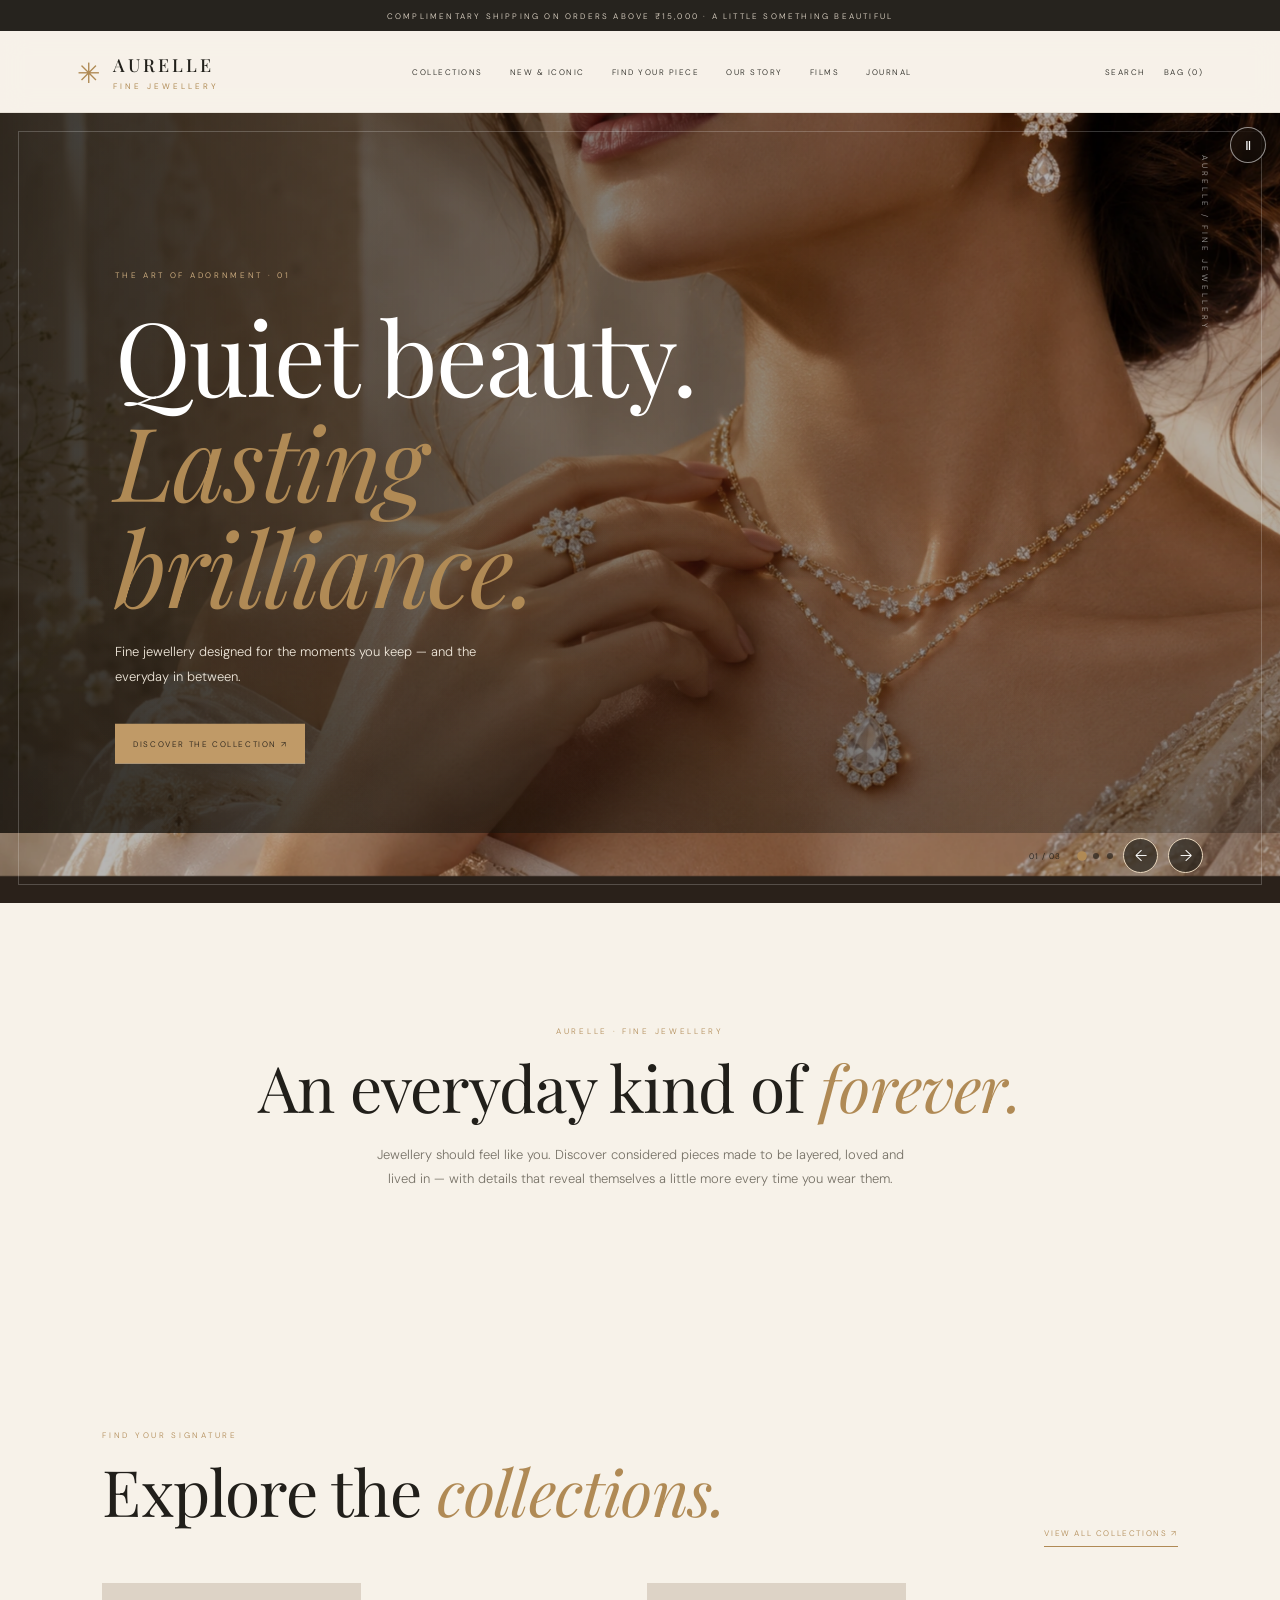
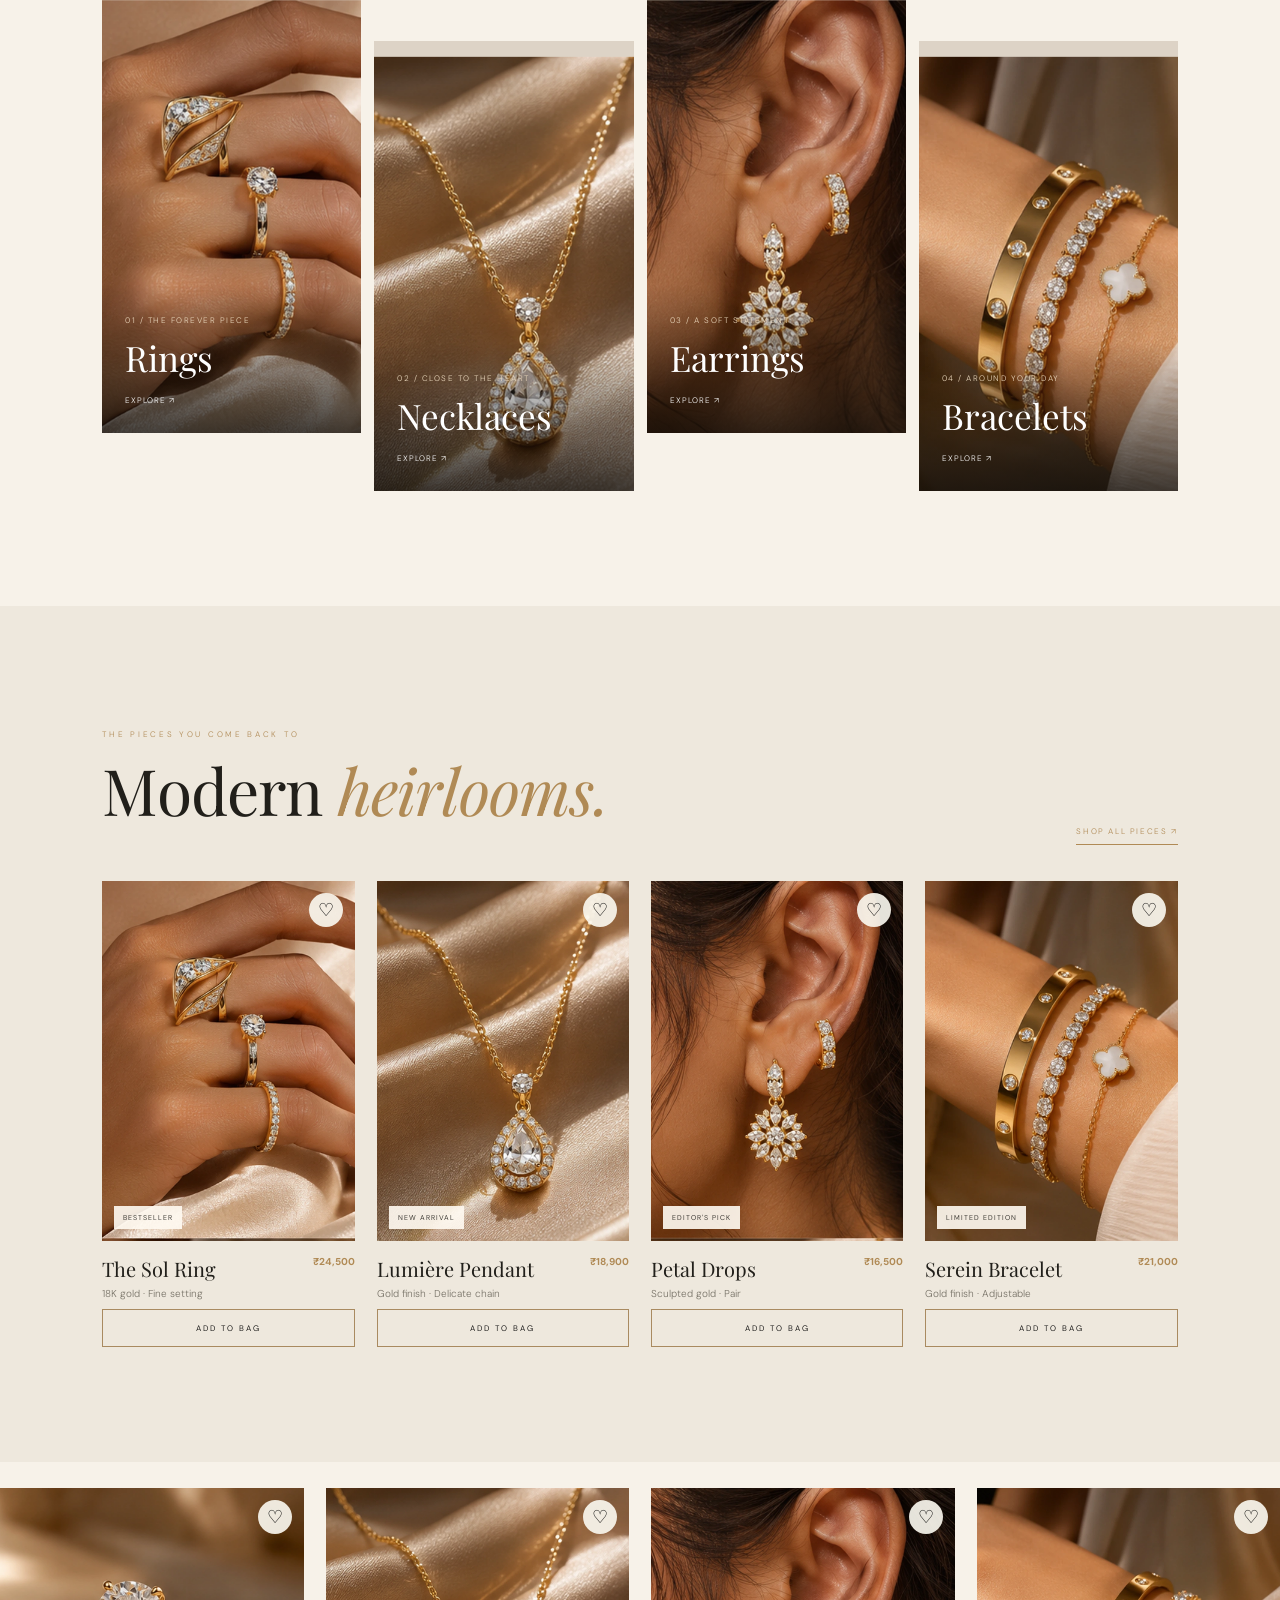
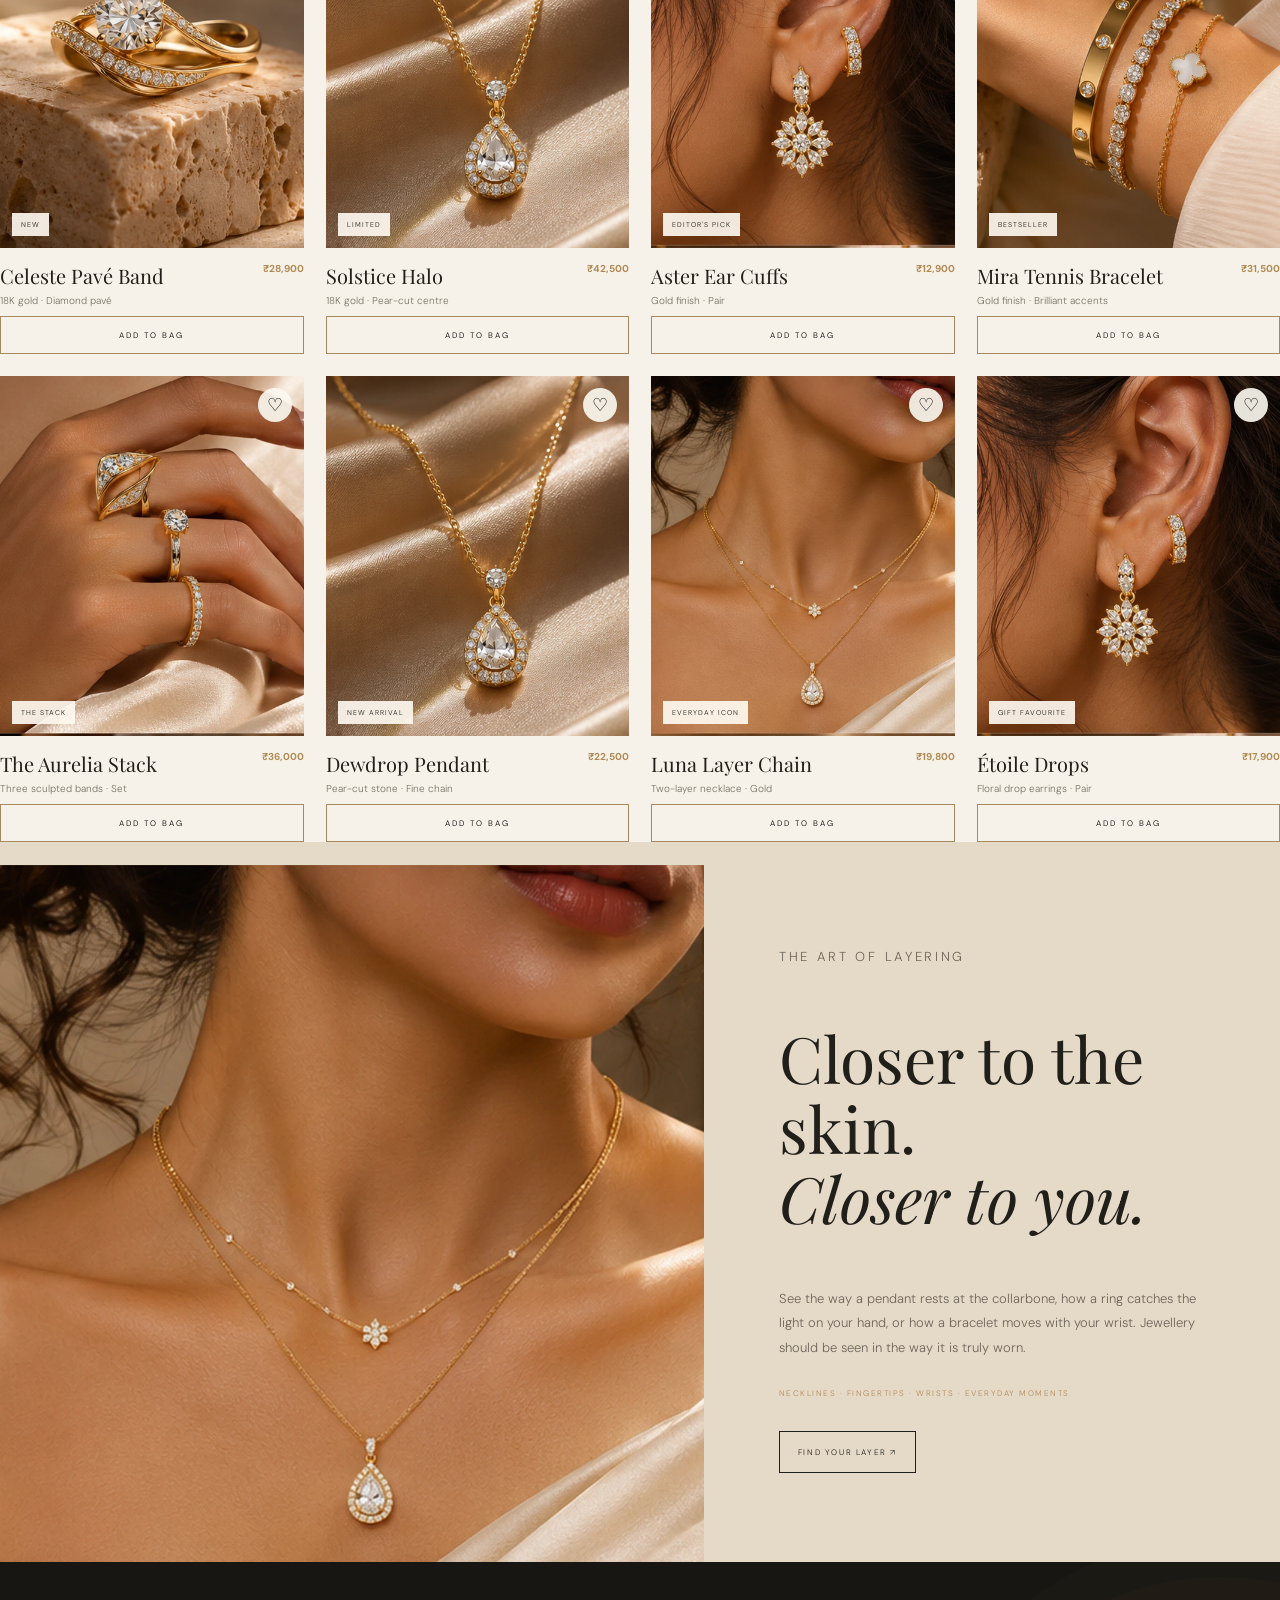
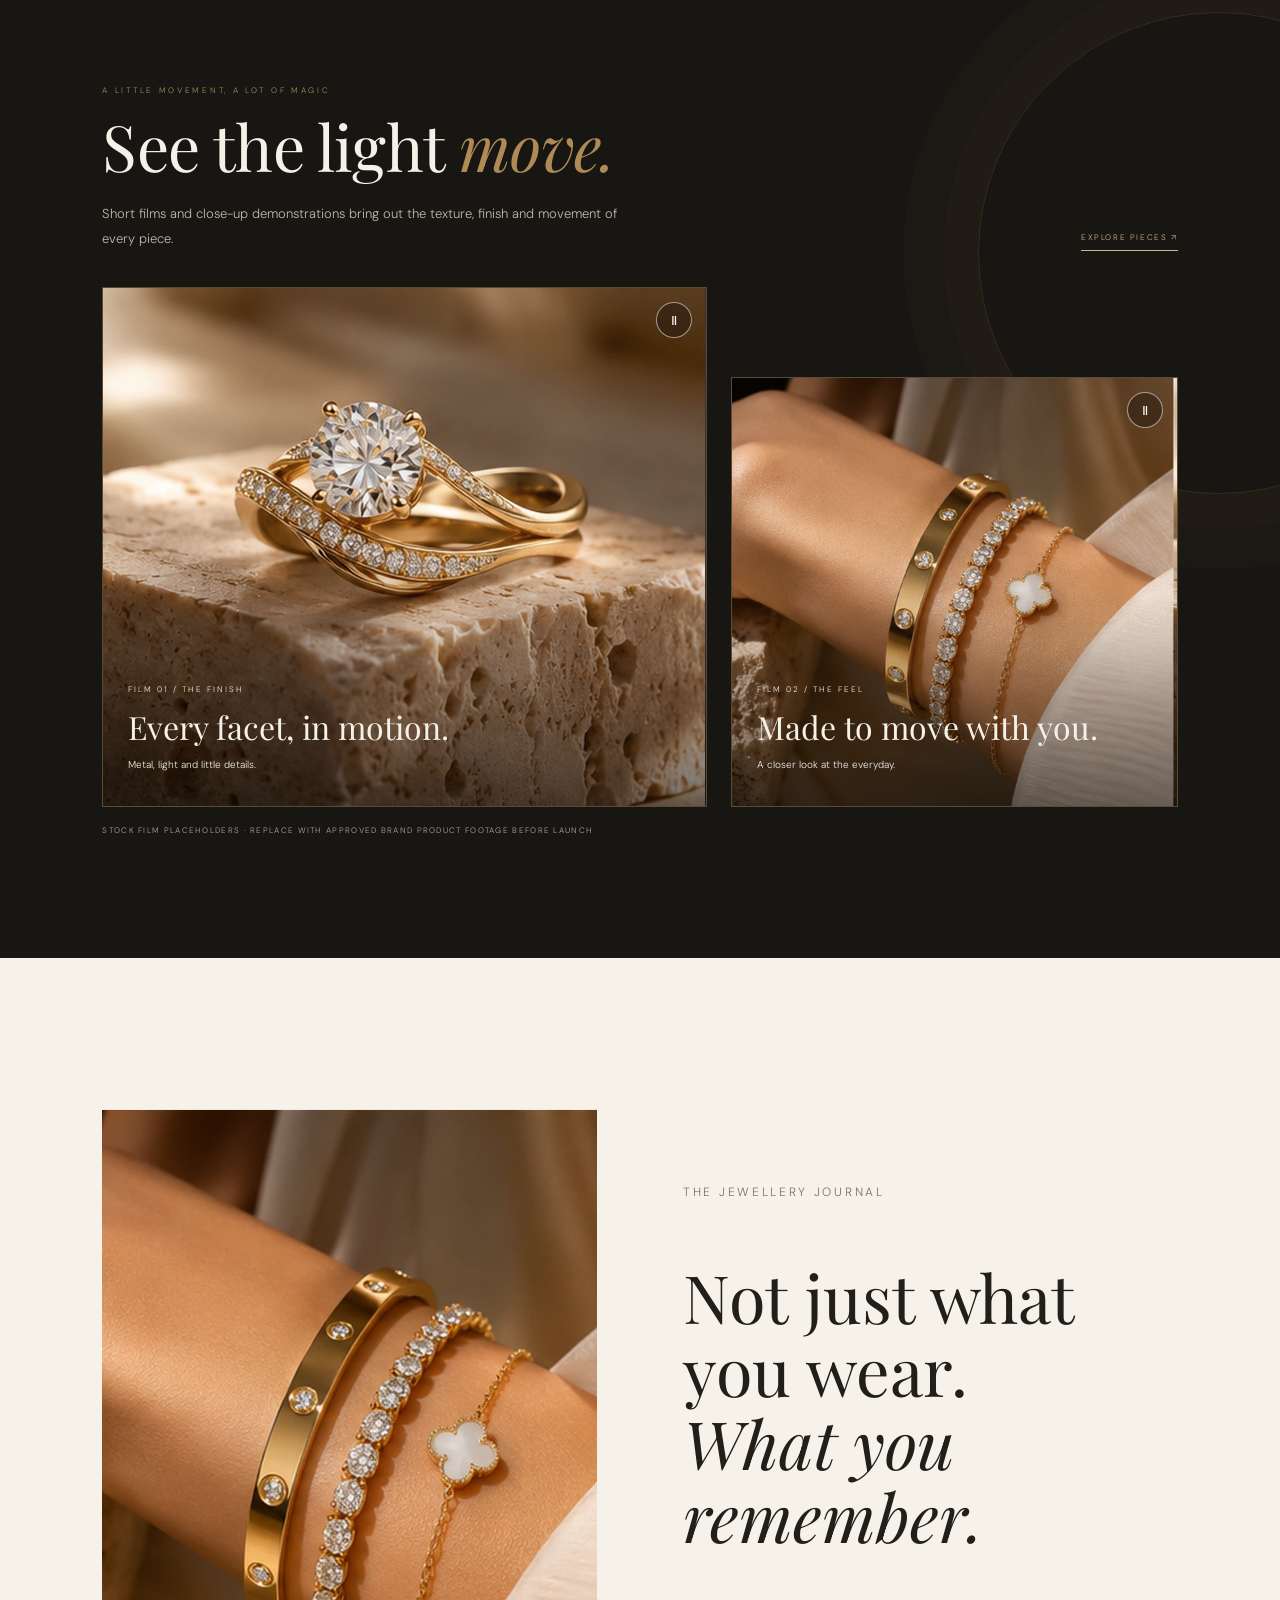
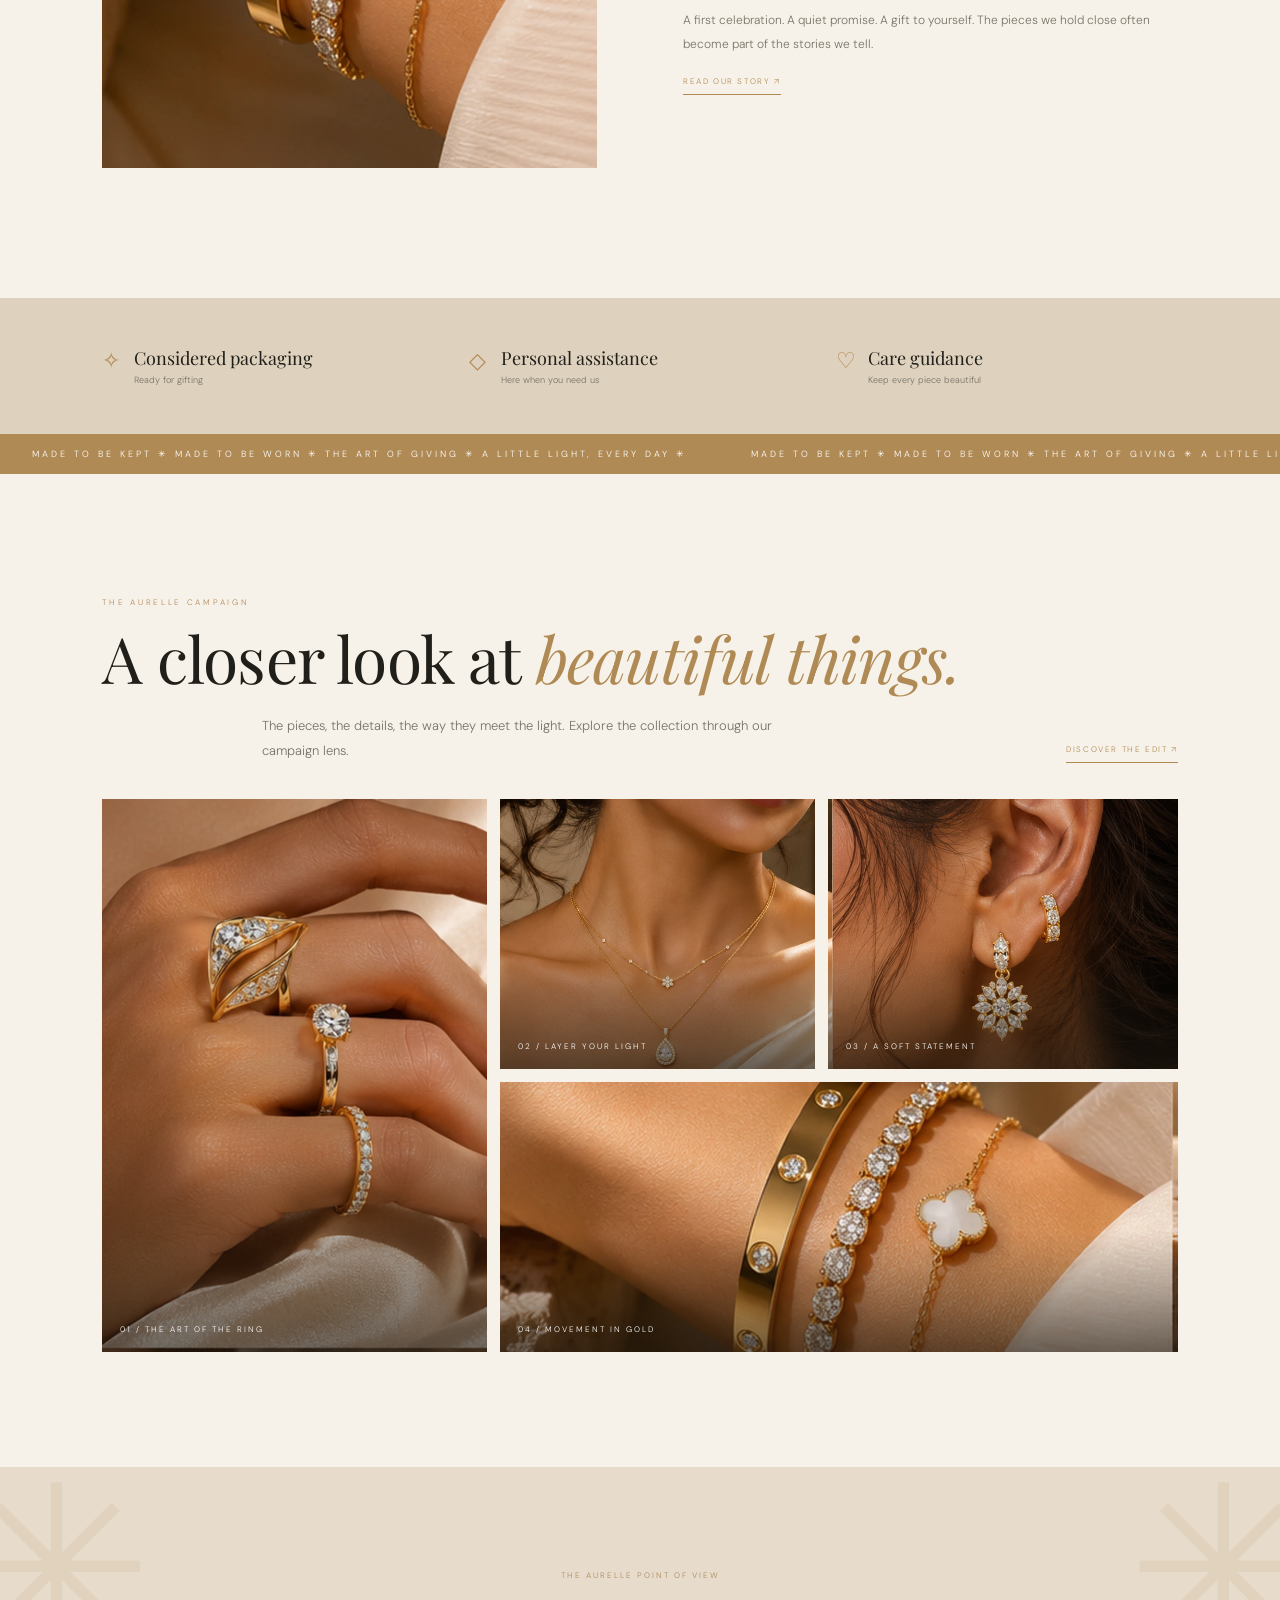
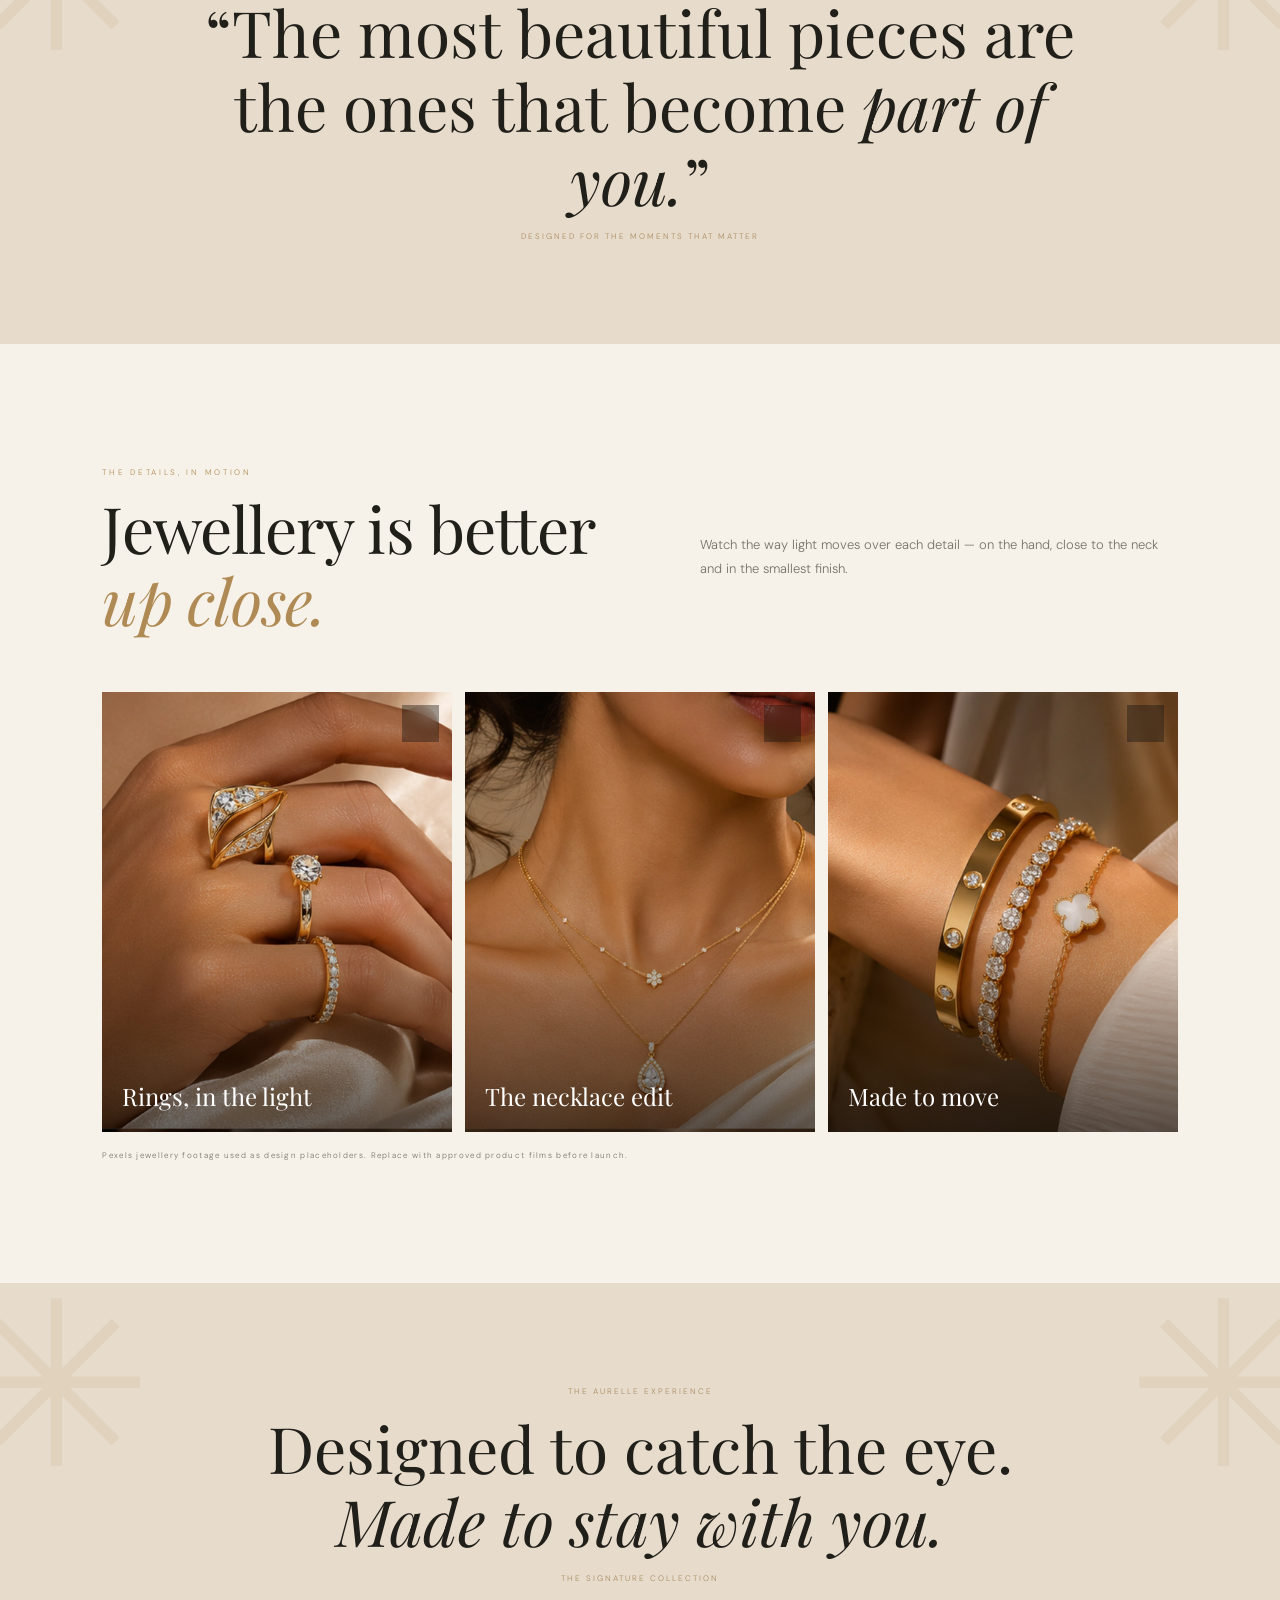
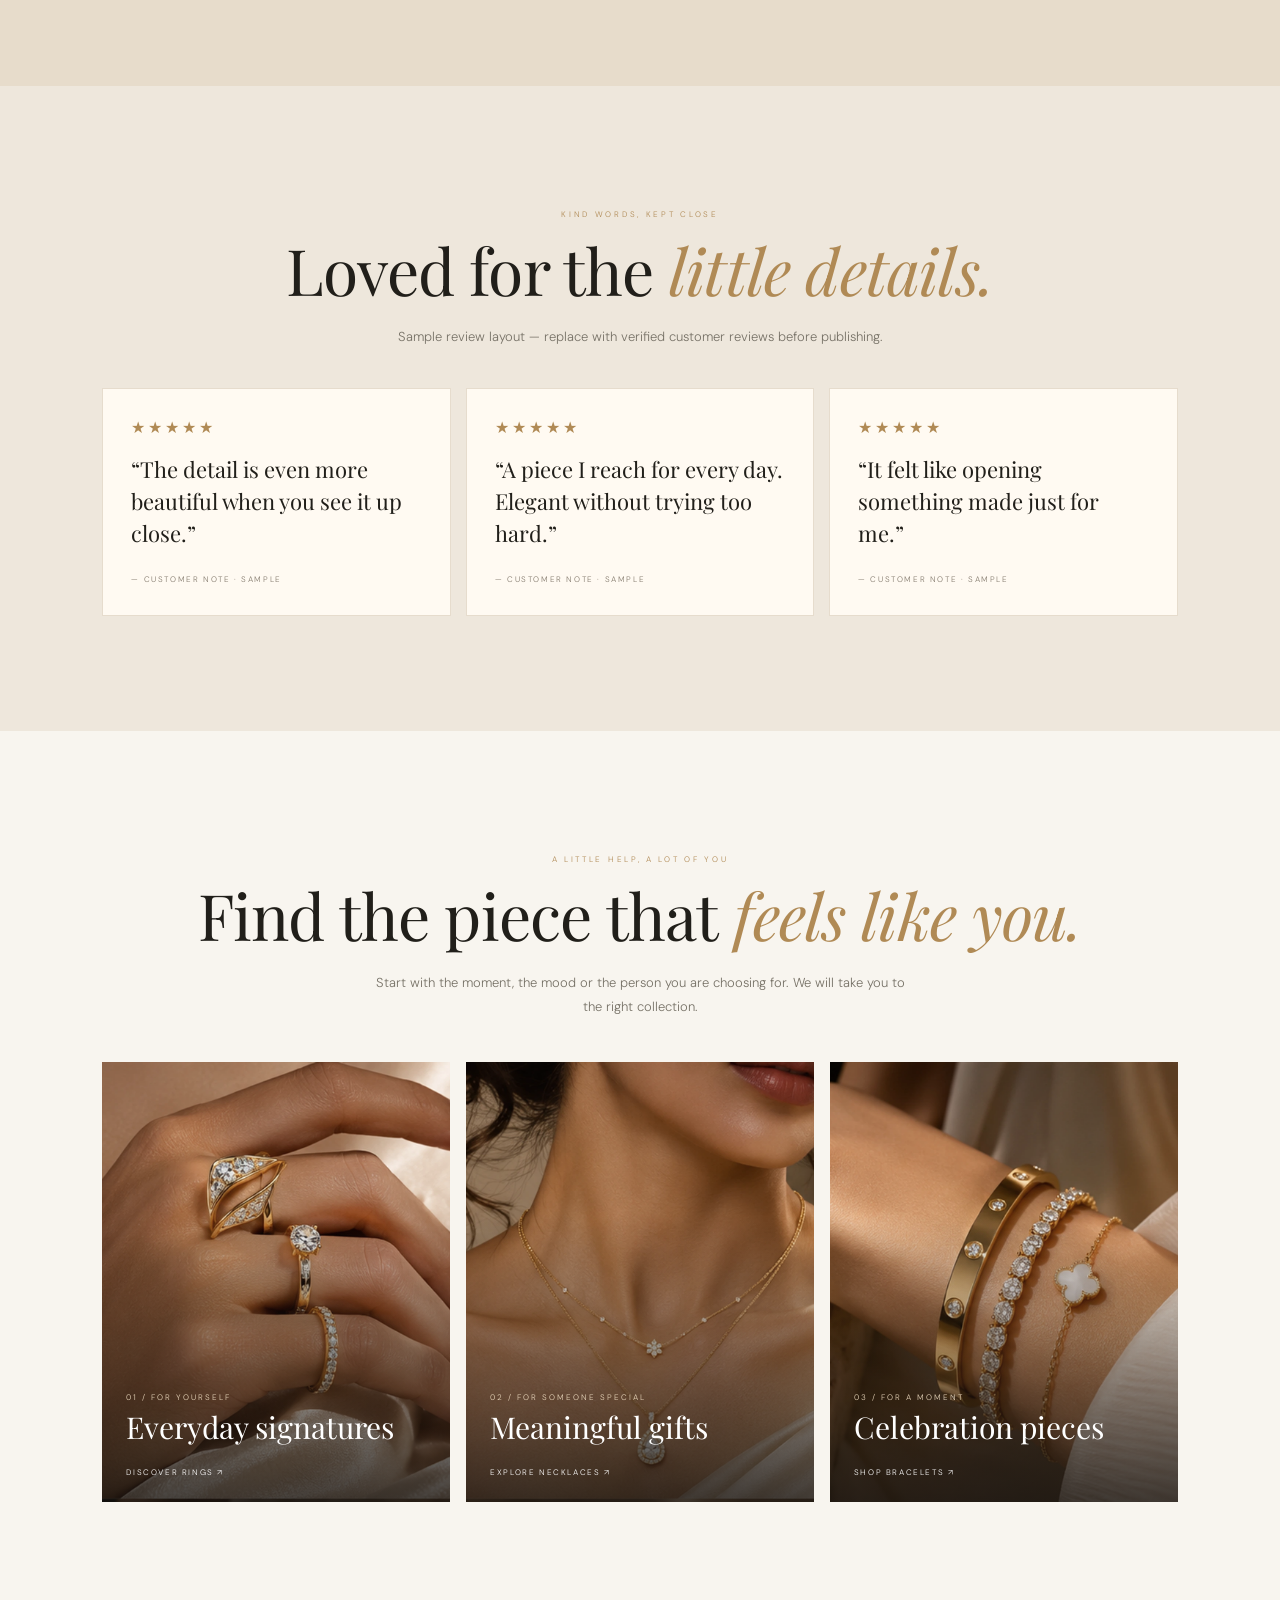
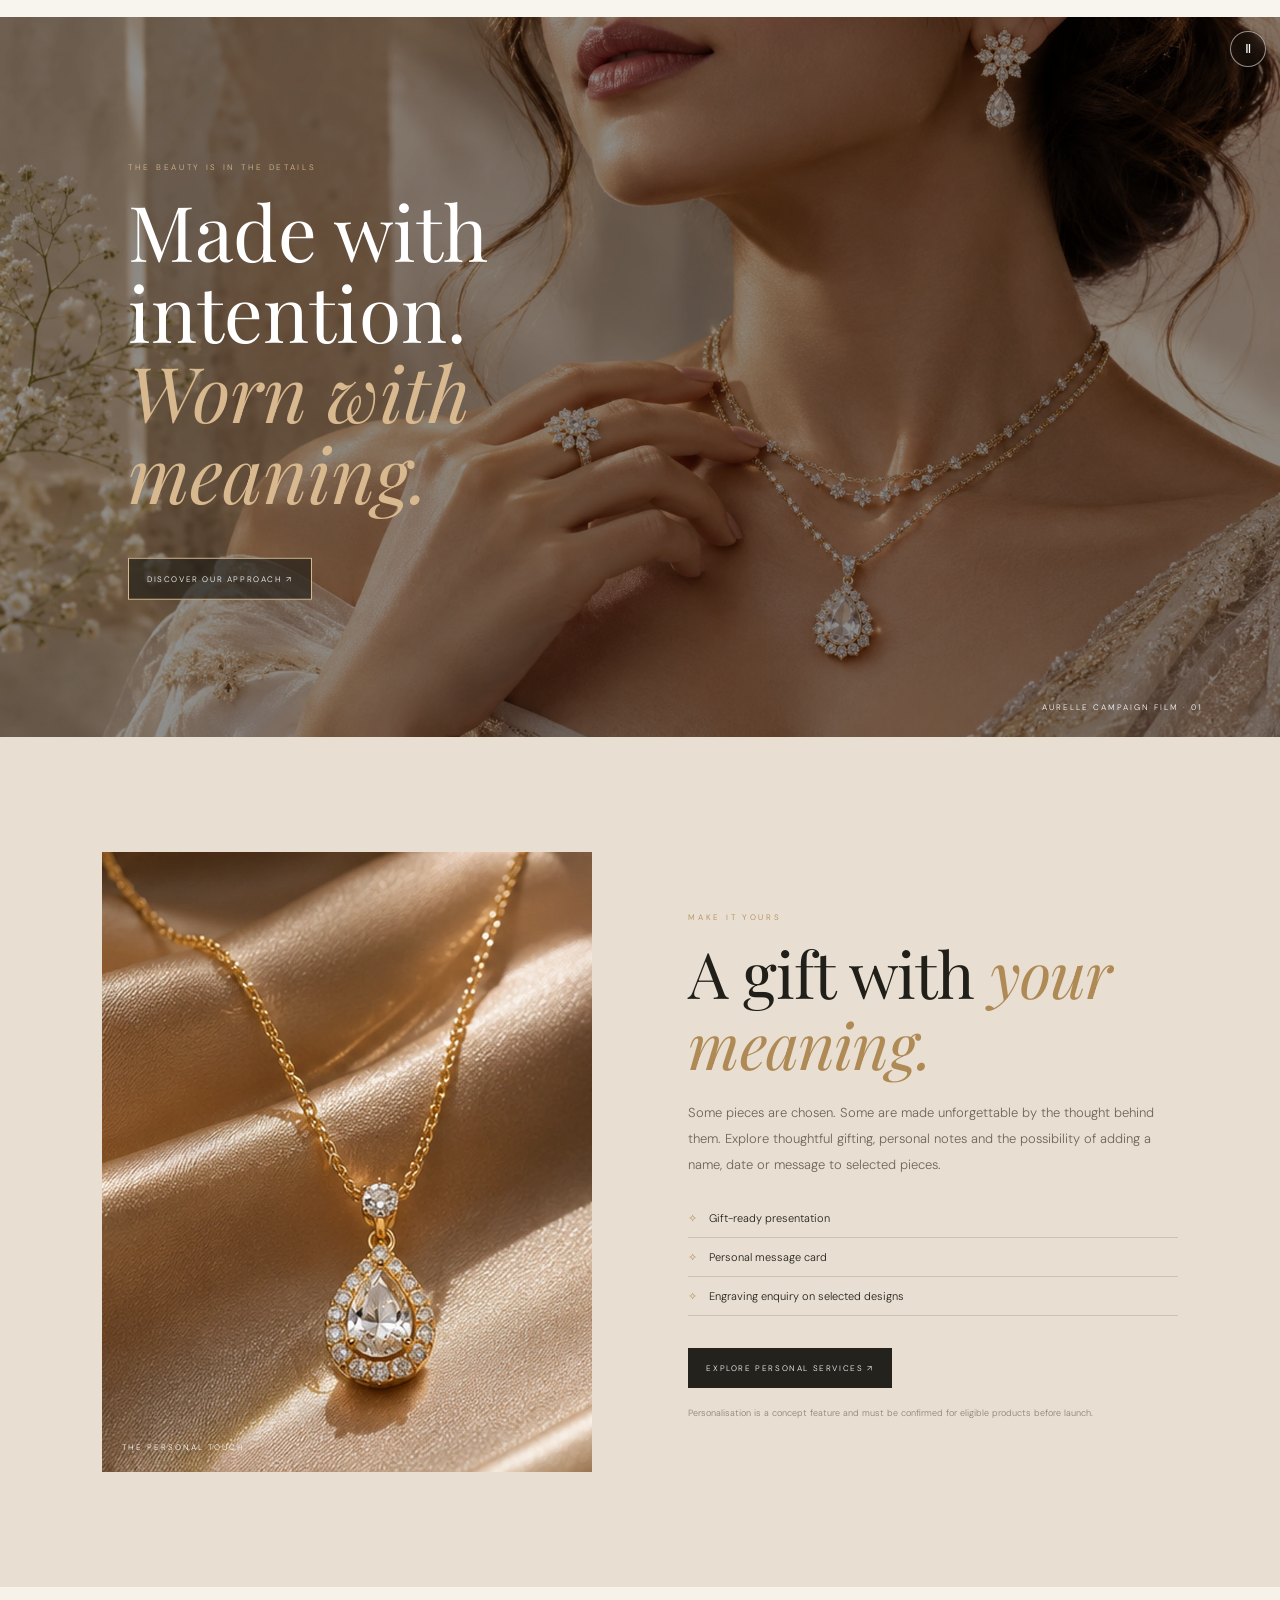
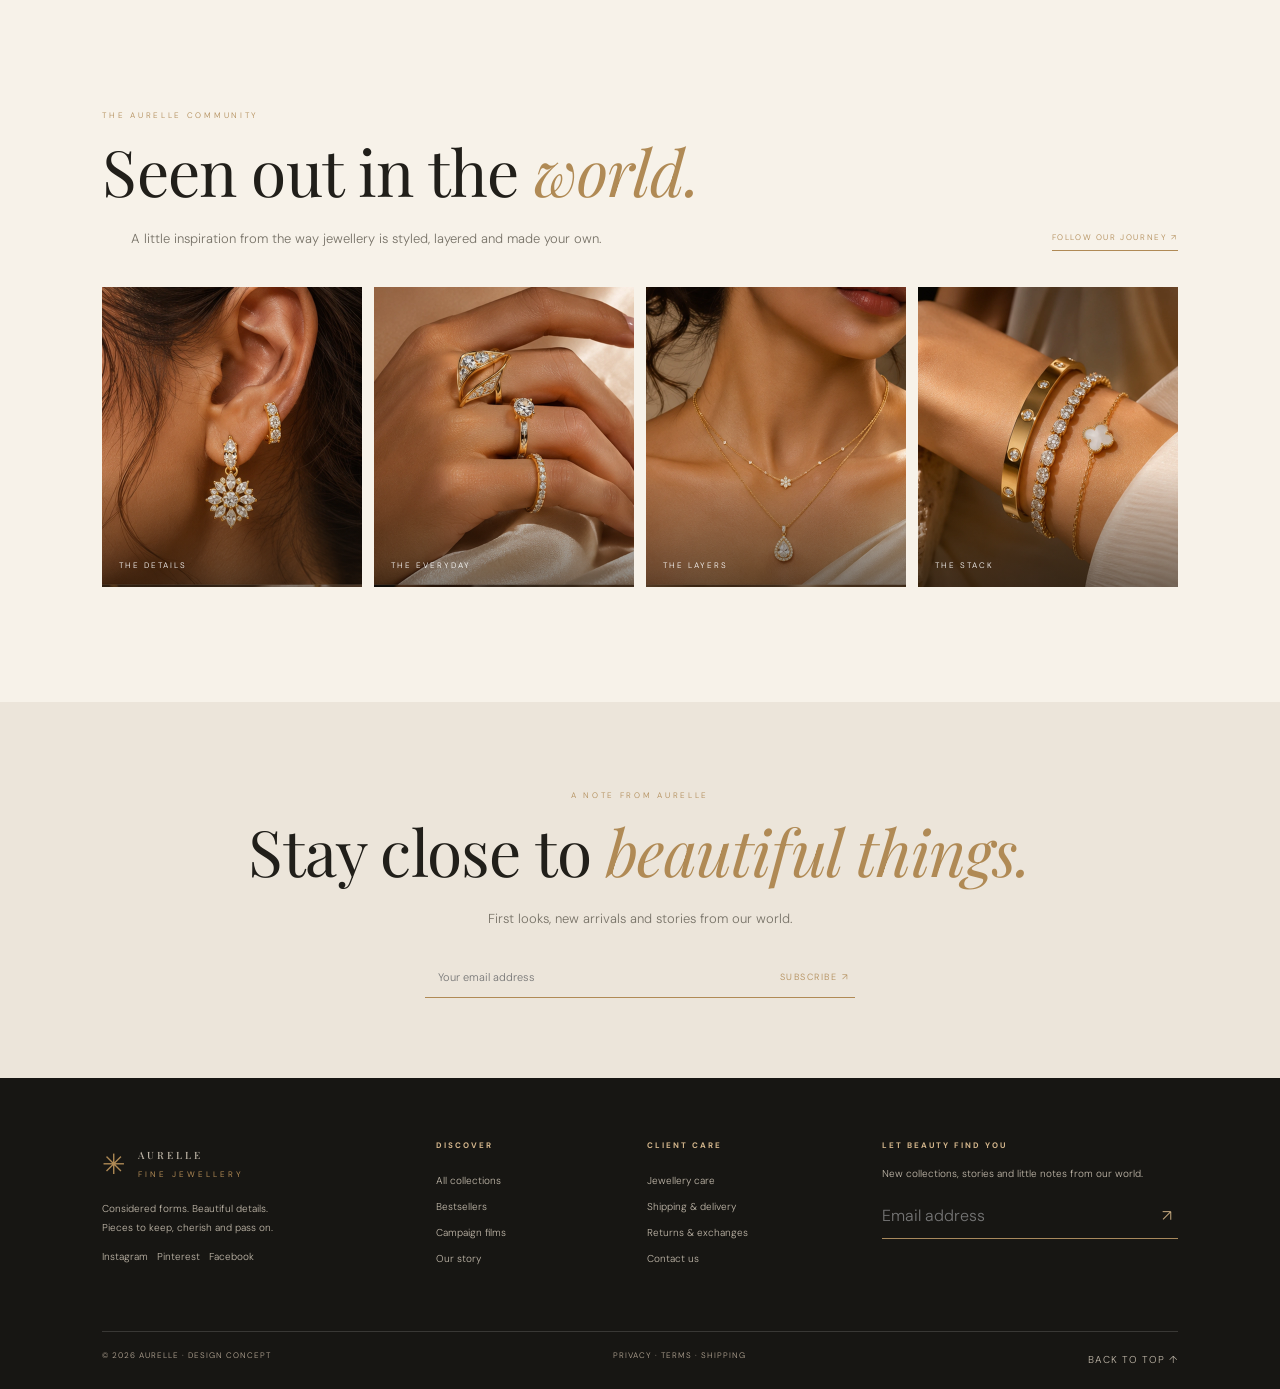
<file: index.html>
<!doctype html><html lang="en"><head><meta charset="utf-8"><meta name="viewport" content="width=device-width,initial-scale=1"><title>Home | AURELLE Fine Jewellery</title><meta name="description" content="AURELLE fine jewellery — considered forms, beautiful details."><link rel="stylesheet" href="assets/main.css"></head><body id="top"><div class="loader"><div><strong>✳</strong><span>A U R E L L E</span></div></div><div class="announcement">COMPLIMENTARY SHIPPING ON ORDERS ABOVE ₹15,000 · A LITTLE SOMETHING BEAUTIFUL</div><div class="progress"></div><header class="header"><a class="logo" href="index.html"><b>✳</b><span>AURELLE<small>FINE JEWELLERY</small></span></a><button class="menu" aria-label="Toggle navigation">☰</button><nav class="nav"><a href="collections.html">COLLECTIONS</a><a href="index.html#featured">NEW & ICONIC</a><a href="index.html#find-your-piece">FIND YOUR PIECE</a><a href="story.html">OUR STORY</a><a href="index.html#films">FILMS</a><a href="index.html#journal">JOURNAL</a></nav><div class="head-actions"><a href="collections.html">SEARCH</a><a href="product.html">BAG (0)</a></div></header><main>
<section class="hero"><div class="slide active"><video class="hero-film" autoplay muted loop playsinline poster="assets/campaign-hero.webp"><source src="https://videos.pexels.com/video-files/9430550/9430550-hd_1920_1080_25fps.mp4" type="video/mp4"></video><div class="hero-copy"><p class="eyebrow">THE ART OF ADORNMENT · 01</p><h1>Quiet beauty.<br><em>Lasting brilliance.</em></h1><p>Fine jewellery designed for the moments you keep — and the everyday in between.</p><a class="btn" href="collections.html">DISCOVER THE COLLECTION ↗</a></div></div><div class="slide"><img src="assets/campaign-earrings.webp" alt="Jewellery styled close to the skin"><div class="hero-copy"><p class="eyebrow">MADE TO BE WORN · 02</p><h1>Little details.<br><em>Big feeling.</em></h1><p>Explore sculptural forms, delicate layers and pieces that become part of your story.</p><a class="btn" href="collections.html">SHOP THE EDIT ↗</a></div></div><div class="slide"><img src="assets/campaign-ring-hand.webp" alt="Diamond ring close-up"><div class="hero-copy"><p class="eyebrow">A NEW KIND OF HEIRLOOM · 03</p><h1>Made for now.<br><em>Kept forever.</em></h1><p>Thoughtful design, refined finishes and a little sparkle in every chapter.</p><a class="btn" href="story.html">OUR WORLD ↗</a></div></div><div class="controls"><span class="count">01 / 03</span><div class="dots"></div><button class="prev" aria-label="Previous slide">←</button><button class="next" aria-label="Next slide">→</button></div></section>
<section class="section center reveal"><p class="eyebrow">AURELLE · FINE JEWELLERY</p><h2 class="title">An everyday kind of <em>forever.</em></h2><p class="intro">Jewellery should feel like you. Discover considered pieces made to be layered, loved and lived in — with details that reveal themselves a little more every time you wear them.</p></section>
<section class="section"><div class="split reveal"><div><p class="eyebrow">FIND YOUR SIGNATURE</p><h2 class="title">Explore the <em>collections.</em></h2></div><a class="link" href="collections.html">VIEW ALL COLLECTIONS ↗</a></div><div class="category-grid"><a class="category reveal" href="collections.html#rings"><img src="assets/campaign-ring-hand.webp" alt="Ring on finger"><span class="cat-copy"><small>01 / THE FOREVER PIECE</small><b>Rings</b><span>EXPLORE ↗</span></span></a><a class="category reveal" href="collections.html#necklaces"><img src="assets/campaign-pendant.webp" alt="Necklace on neck"><span class="cat-copy"><small>02 / CLOSE TO THE HEART</small><b>Necklaces</b><span>EXPLORE ↗</span></span></a><a class="category reveal" href="collections.html#earrings"><img src="assets/campaign-earrings.webp" alt="Earrings on ear"><span class="cat-copy"><small>03 / A SOFT STATEMENT</small><b>Earrings</b><span>EXPLORE ↗</span></span></a><a class="category reveal" href="collections.html#bracelets"><img src="assets/campaign-wrist-stack.webp" alt="Bracelet on wrist"><span class="cat-copy"><small>04 / AROUND YOUR DAY</small><b>Bracelets</b><span>EXPLORE ↗</span></span></a></div></section>
<section class="section" id="featured" style="background:#eee8dd"><div class="split reveal"><div><p class="eyebrow">THE PIECES YOU COME BACK TO</p><h2 class="title">Modern <em>heirlooms.</em></h2></div><a class="link" href="collections.html">SHOP ALL PIECES ↗</a></div><div class="products"><article class="product reveal"><div class="prod-img"><img loading="lazy" src="assets/campaign-ring-hand.webp" alt="The Sol Ring jewellery"><span class="badge">BESTSELLER</span><button class="heart" aria-label="Add to wishlist">♡</button></div><div class="prod-info"><div><h3>The Sol Ring</h3><p>18K gold · Fine setting</p></div><strong>₹24,500</strong></div><button class="add">ADD TO BAG</button></article><article class="product reveal"><div class="prod-img"><img loading="lazy" src="assets/campaign-pendant.webp" alt="Lumière Pendant jewellery"><span class="badge">NEW ARRIVAL</span><button class="heart" aria-label="Add to wishlist">♡</button></div><div class="prod-info"><div><h3>Lumière Pendant</h3><p>Gold finish · Delicate chain</p></div><strong>₹18,900</strong></div><button class="add">ADD TO BAG</button></article><article class="product reveal"><div class="prod-img"><img loading="lazy" src="assets/campaign-earrings.webp" alt="Petal Drops jewellery"><span class="badge">EDITOR'S PICK</span><button class="heart" aria-label="Add to wishlist">♡</button></div><div class="prod-info"><div><h3>Petal Drops</h3><p>Sculpted gold · Pair</p></div><strong>₹16,500</strong></div><button class="add">ADD TO BAG</button></article><article class="product reveal"><div class="prod-img"><img loading="lazy" src="assets/campaign-wrist-stack.webp" alt="Serein Bracelet jewellery"><span class="badge">LIMITED EDITION</span><button class="heart" aria-label="Add to wishlist">♡</button></div><div class="prod-info"><div><h3>Serein Bracelet</h3><p>Gold finish · Adjustable</p></div><strong>₹21,000</strong></div><button class="add">ADD TO BAG</button></article></div></section>
<div class="products extra-products"><article class="product reveal"><div class="prod-img"><img loading="lazy" src="assets/campaign-solitaire.webp" alt="Celeste Pavé Band fine jewellery"><span class="badge">NEW</span><button class="heart" aria-label="Add Celeste Pavé Band to wishlist">♡</button></div><div class="prod-info"><div><h3>Celeste Pavé Band</h3><p>18K gold · Diamond pavé</p></div><strong>₹28,900</strong></div><button class="add">ADD TO BAG</button></article><article class="product reveal"><div class="prod-img"><img loading="lazy" src="assets/campaign-pendant.webp" alt="Solstice Halo fine jewellery"><span class="badge">LIMITED</span><button class="heart" aria-label="Add Solstice Halo to wishlist">♡</button></div><div class="prod-info"><div><h3>Solstice Halo</h3><p>18K gold · Pear-cut centre</p></div><strong>₹42,500</strong></div><button class="add">ADD TO BAG</button></article><article class="product reveal"><div class="prod-img"><img loading="lazy" src="assets/campaign-earrings.webp" alt="Aster Ear Cuffs fine jewellery"><span class="badge">EDITOR'S PICK</span><button class="heart" aria-label="Add Aster Ear Cuffs to wishlist">♡</button></div><div class="prod-info"><div><h3>Aster Ear Cuffs</h3><p>Gold finish · Pair</p></div><strong>₹12,900</strong></div><button class="add">ADD TO BAG</button></article><article class="product reveal"><div class="prod-img"><img loading="lazy" src="assets/campaign-wrist-stack.webp" alt="Mira Tennis Bracelet fine jewellery"><span class="badge">BESTSELLER</span><button class="heart" aria-label="Add Mira Tennis Bracelet to wishlist">♡</button></div><div class="prod-info"><div><h3>Mira Tennis Bracelet</h3><p>Gold finish · Brilliant accents</p></div><strong>₹31,500</strong></div><button class="add">ADD TO BAG</button></article><article class="product reveal"><div class="prod-img"><img loading="lazy" src="assets/campaign-ring-hand.webp" alt="The Aurelia Stack fine jewellery"><span class="badge">THE STACK</span><button class="heart" aria-label="Add The Aurelia Stack to wishlist">♡</button></div><div class="prod-info"><div><h3>The Aurelia Stack</h3><p>Three sculpted bands · Set</p></div><strong>₹36,000</strong></div><button class="add">ADD TO BAG</button></article><article class="product reveal"><div class="prod-img"><img loading="lazy" src="assets/campaign-pendant.webp" alt="Dewdrop Pendant fine jewellery"><span class="badge">NEW ARRIVAL</span><button class="heart" aria-label="Add Dewdrop Pendant to wishlist">♡</button></div><div class="prod-info"><div><h3>Dewdrop Pendant</h3><p>Pear-cut stone · Fine chain</p></div><strong>₹22,500</strong></div><button class="add">ADD TO BAG</button></article><article class="product reveal"><div class="prod-img"><img loading="lazy" src="assets/campaign-layered-neck.webp" alt="Luna Layer Chain fine jewellery"><span class="badge">EVERYDAY ICON</span><button class="heart" aria-label="Add Luna Layer Chain to wishlist">♡</button></div><div class="prod-info"><div><h3>Luna Layer Chain</h3><p>Two-layer necklace · Gold</p></div><strong>₹19,800</strong></div><button class="add">ADD TO BAG</button></article><article class="product reveal"><div class="prod-img"><img loading="lazy" src="assets/campaign-earrings.webp" alt="Étoile Drops fine jewellery"><span class="badge">GIFT FAVOURITE</span><button class="heart" aria-label="Add Étoile Drops to wishlist">♡</button></div><div class="prod-info"><div><h3>Étoile Drops</h3><p>Floral drop earrings · Pair</p></div><strong>₹17,900</strong></div><button class="add">ADD TO BAG</button></article></div></section>
<section class="model-feature"><div class="model-photo left"><img src="assets/campaign-layered-neck.webp" alt="Jewellery styling close crop around neck and collarbone"></div><div class="model-copy right"><p class="eyebrow">THE ART OF LAYERING</p><h2>Closer to the skin.<br><em>Closer to you.</em></h2><p>See the way a pendant rests at the collarbone, how a ring catches the light on your hand, or how a bracelet moves with your wrist. Jewellery should be seen in the way it is truly worn.</p><p class="note">NECKLINES · FINGERTIPS · WRISTS · EVERYDAY MOMENTS</p><a class="btn outline" href="collections.html">FIND YOUR LAYER ↗</a></div></section>
<section class="section film-band" id="films"><div class="split reveal"><div><p class="eyebrow">A LITTLE MOVEMENT, A LOT OF MAGIC</p><h2 class="title">See the light <em>move.</em></h2><p class="intro" style="color:#c3b9aa">Short films and close-up demonstrations bring out the texture, finish and movement of every piece.</p></div><a class="link" href="collections.html">EXPLORE PIECES ↗</a></div><div class="film-grid"><div class="film reveal"><video data-lazy autoplay muted loop playsinline preload="none" poster="assets/campaign-solitaire.webp"><source src="https://videos.pexels.com/video-files/8116794/8116794-uhd_4096_2160_24fps.mp4" type="video/mp4"></video><div class="film-copy"><small>FILM 01 / THE FINISH</small><h3>Every facet, in motion.</h3><p>Metal, light and little details.</p></div></div><div class="film reveal"><video data-lazy autoplay muted loop playsinline preload="none" poster="assets/campaign-wrist-stack.webp"><source src="https://videos.pexels.com/video-files/10140481/10140481-uhd_2160_4096_25fps.mp4" type="video/mp4"></video><div class="film-copy"><small>FILM 02 / THE FEEL</small><h3>Made to move with you.</h3><p>A closer look at the everyday.</p></div></div></div><p style="font-size:8px;letter-spacing:1.3px;color:#aaa;margin-top:18px">STOCK FILM PLACEHOLDERS · REPLACE WITH APPROVED BRAND PRODUCT FOOTAGE BEFORE LAUNCH</p></section>
<section class="section editorial" id="journal"><div class="editorial-photo left"><img src="assets/campaign-wrist-stack.webp" alt="Bracelet worn on wrist"></div><div class="editorial-copy right"><p class="eyebrow">THE JEWELLERY JOURNAL</p><h2>Not just what you wear.<br><em>What you remember.</em></h2><p>A first celebration. A quiet promise. A gift to yourself. The pieces we hold close often become part of the stories we tell.</p><a class="link" href="story.html">READ OUR STORY ↗</a></div></section>
<section class="service"><div class="reveal"><span>✧</span><b>Considered packaging</b><small>Ready for gifting</small></div><div class="reveal"><span>◇</span><b>Personal assistance</b><small>Here when you need us</small></div><div class="reveal"><span>♡</span><b>Care guidance</b><small>Keep every piece beautiful</small></div></section>

<div class="marquee"><div class="marquee-track"><span>MADE TO BE KEPT ✳ MADE TO BE WORN ✳ THE ART OF GIVING ✳ A LITTLE LIGHT, EVERY DAY ✳</span><span>MADE TO BE KEPT ✳ MADE TO BE WORN ✳ THE ART OF GIVING ✳ A LITTLE LIGHT, EVERY DAY ✳</span></div></div>
<section class="section"><div class="split reveal"><div><p class="eyebrow">THE AURELLE CAMPAIGN</p><h2 class="title">A closer look at <em>beautiful things.</em></h2><p class="intro">The pieces, the details, the way they meet the light. Explore the collection through our campaign lens.</p></div><a class="link" href="collections.html">DISCOVER THE EDIT ↗</a></div>
<div class="campaign-mosaic">
<div class="mosaic-item reveal"><img loading="lazy" src="assets/campaign-ring-hand.webp" alt="Diamond rings worn on fingers"><span>01 / THE ART OF THE RING</span></div>
<div class="mosaic-item reveal"><img loading="lazy" src="assets/campaign-layered-neck.webp" alt="Layered necklace on neck"><span>02 / LAYER YOUR LIGHT</span></div>
<div class="mosaic-item reveal"><img loading="lazy" src="assets/campaign-earrings.webp" alt="Gold diamond earrings on ear"><span>03 / A SOFT STATEMENT</span></div>
<div class="mosaic-item reveal"><img loading="lazy" src="assets/campaign-wrist-stack.webp" alt="Stacked bracelets on wrist"><span>04 / MOVEMENT IN GOLD</span></div>
</div></section>
<section class="editorial-quote"><p>THE AURELLE POINT OF VIEW</p><h2>“The most beautiful pieces are the ones that become <em>part of you.</em>”</h2><p>DESIGNED FOR THE MOMENTS THAT MATTER</p></section>
<section class="section"><div class="split reveal"><div><p class="eyebrow">THE DETAILS, IN MOTION</p><h2 class="title">Jewellery is better <em>up close.</em></h2></div><p class="intro">Watch the way light moves over each detail — on the hand, close to the neck and in the smallest finish.</p></div>
<div class="video-reel">
<div class="reel-card reveal"><video autoplay muted loop playsinline preload="none" data-lazy poster="assets/campaign-ring-hand.webp"><source src="https://videos.pexels.com/video-files/5705007/5705007-hd_1920_1080_25fps.mp4" type="video/mp4"></video><span>Rings, in the light</span></div>
<div class="reel-card reveal"><video autoplay muted loop playsinline preload="none" data-lazy poster="assets/campaign-layered-neck.webp"><source src="https://videos.pexels.com/video-files/9430550/9430550-hd_1920_1080_25fps.mp4" type="video/mp4"></video><span>The necklace edit</span></div>
<div class="reel-card reveal"><video autoplay muted loop playsinline preload="none" data-lazy poster="assets/campaign-wrist-stack.webp"><source src="https://videos.pexels.com/video-files/9218078/9218078-hd_1920_1080_25fps.mp4" type="video/mp4"></video><span>Made to move</span></div>
</div><p class="video-note">Pexels jewellery footage used as design placeholders. Replace with approved product films before launch.</p></section>
<section class="editorial-quote"><p>THE AURELLE EXPERIENCE</p><h2>Designed to catch the eye.<br><em>Made to stay with you.</em></h2><p>THE SIGNATURE COLLECTION</p></section>
<section class="section" style="background:#eee7dc"><div class="center reveal"><p class="eyebrow">KIND WORDS, KEPT CLOSE</p><h2 class="title">Loved for the <em>little details.</em></h2><p class="intro">Sample review layout — replace with verified customer reviews before publishing.</p></div><div class="review-row" style="margin-top:38px">
<div class="review-card reveal"><div class="stars">★★★★★</div><blockquote>“The detail is even more beautiful when you see it up close.”</blockquote><small>— CUSTOMER NOTE · SAMPLE</small></div>
<div class="review-card reveal"><div class="stars">★★★★★</div><blockquote>“A piece I reach for every day. Elegant without trying too hard.”</blockquote><small>— CUSTOMER NOTE · SAMPLE</small></div>
<div class="review-card reveal"><div class="stars">★★★★★</div><blockquote>“It felt like opening something made just for me.”</blockquote><small>— CUSTOMER NOTE · SAMPLE</small></div>
</div></section>

<section class="section finder-section" id="find-your-piece">
 <div class="center reveal"><p class="eyebrow">A LITTLE HELP, A LOT OF YOU</p><h2 class="title">Find the piece that <em>feels like you.</em></h2><p class="intro">Start with the moment, the mood or the person you are choosing for. We will take you to the right collection.</p></div>
 <div class="finder-grid">
  <a class="finder-card reveal" href="collections.html#rings"><img src="assets/campaign-ring-hand.webp" alt="Fine rings worn on hand"><span>01 / FOR YOURSELF</span><b>Everyday signatures</b><i>DISCOVER RINGS ↗</i></a>
  <a class="finder-card reveal" href="collections.html#necklaces"><img src="assets/campaign-layered-neck.webp" alt="Layered necklaces styled on a model"><span>02 / FOR SOMEONE SPECIAL</span><b>Meaningful gifts</b><i>EXPLORE NECKLACES ↗</i></a>
  <a class="finder-card reveal" href="collections.html#bracelets"><img src="assets/campaign-wrist-stack.webp" alt="Bracelets worn on wrist"><span>03 / FOR A MOMENT</span><b>Celebration pieces</b><i>SHOP BRACELETS ↗</i></a>
 </div>
</section>
<section class="craft-film">
 <video autoplay muted loop playsinline preload="none" data-lazy poster="assets/campaign-hero.webp"><source src="https://videos.pexels.com/video-files/5705007/5705007-hd_1920_1080_25fps.mp4" type="video/mp4"></video>
 <div class="craft-overlay"><p class="eyebrow">THE BEAUTY IS IN THE DETAILS</p><h2>Made with intention.<br><em>Worn with meaning.</em></h2><a class="btn outline" href="story.html">DISCOVER OUR APPROACH ↗</a></div>
 <span class="film-caption">AURELLE CAMPAIGN FILM · 01</span>
</section>
<section class="section personal-section">
 <div class="personal-image reveal"><img src="assets/campaign-pendant.webp" alt="Pendant necklace close-up"><span>THE PERSONAL TOUCH</span></div>
 <div class="personal-copy reveal"><p class="eyebrow">MAKE IT YOURS</p><h2 class="title">A gift with <em>your meaning.</em></h2><p>Some pieces are chosen. Some are made unforgettable by the thought behind them. Explore thoughtful gifting, personal notes and the possibility of adding a name, date or message to selected pieces.</p><ul><li>Gift-ready presentation</li><li>Personal message card</li><li>Engraving enquiry on selected designs</li></ul><a class="btn" href="story.html#care">EXPLORE PERSONAL SERVICES ↗</a><small class="disclaimer">Personalisation is a concept feature and must be confirmed for eligible products before launch.</small></div>
</section>
<section class="section social-edit">
 <div class="split reveal"><div><p class="eyebrow">THE AURELLE COMMUNITY</p><h2 class="title">Seen out in the <em>world.</em></h2><p class="intro">A little inspiration from the way jewellery is styled, layered and made your own.</p></div><a class="link" href="#newsletter">FOLLOW OUR JOURNEY ↗</a></div>
 <div class="social-grid">
  <a class="social-tile reveal" href="collections.html"><img src="assets/campaign-earrings.webp" alt="Earrings styling inspiration"><span>THE DETAILS</span></a>
  <a class="social-tile reveal" href="collections.html"><img src="assets/campaign-ring-hand.webp" alt="Ring styling inspiration"><span>THE EVERYDAY</span></a>
  <a class="social-tile reveal" href="collections.html"><img src="assets/campaign-layered-neck.webp" alt="Necklace layering inspiration"><span>THE LAYERS</span></a>
  <a class="social-tile reveal" href="collections.html"><img src="assets/campaign-wrist-stack.webp" alt="Bracelet styling inspiration"><span>THE STACK</span></a>
 </div>
</section>
<section class="newsletter" id="newsletter"><p class="eyebrow">A NOTE FROM AURELLE</p><h2 class="title">Stay close to <em>beautiful things.</em></h2><p class="intro">First looks, new arrivals and stories from our world.</p><form data-demo><input type="email" placeholder="Your email address" required><button>SUBSCRIBE ↗</button></form></section>
</main><footer class="footer"><div class="footer-grid"><div><a class="logo" href="index.html"><b>✳</b><span>AURELLE<small>FINE JEWELLERY</small></span></a><p>Considered forms. Beautiful details.<br>Pieces to keep, cherish and pass on.</p><p>Instagram &nbsp; Pinterest &nbsp; Facebook</p></div><div class="footer-col"><h4>DISCOVER</h4><a href="collections.html">All collections</a><a href="index.html#featured">Bestsellers</a><a href="index.html#films">Campaign films</a><a href="story.html">Our story</a></div><div class="footer-col"><h4>CLIENT CARE</h4><a href="story.html#care">Jewellery care</a><a href="story.html#faq">Shipping & delivery</a><a href="story.html#faq">Returns & exchanges</a><a href="story.html#faq">Contact us</a></div><div><h4>LET BEAUTY FIND YOU</h4><p>New collections, stories and little notes from our world.</p><form data-demo style="display:flex;border-bottom:1px solid #a8895d"><input type="email" required placeholder="Email address" style="flex:1;min-width:0;background:none;border:0;padding:12px 0;color:white"><button style="background:none;border:0;color:#c3a77e;cursor:pointer">↗</button></form></div></div><div class="footer-bottom"><span>© <span data-year></span> AURELLE · DESIGN CONCEPT</span><span>PRIVACY · TERMS · SHIPPING</span><a href="#top">BACK TO TOP ↑</a></div></footer><script src="assets/main.js"></script></body></html>
</file>
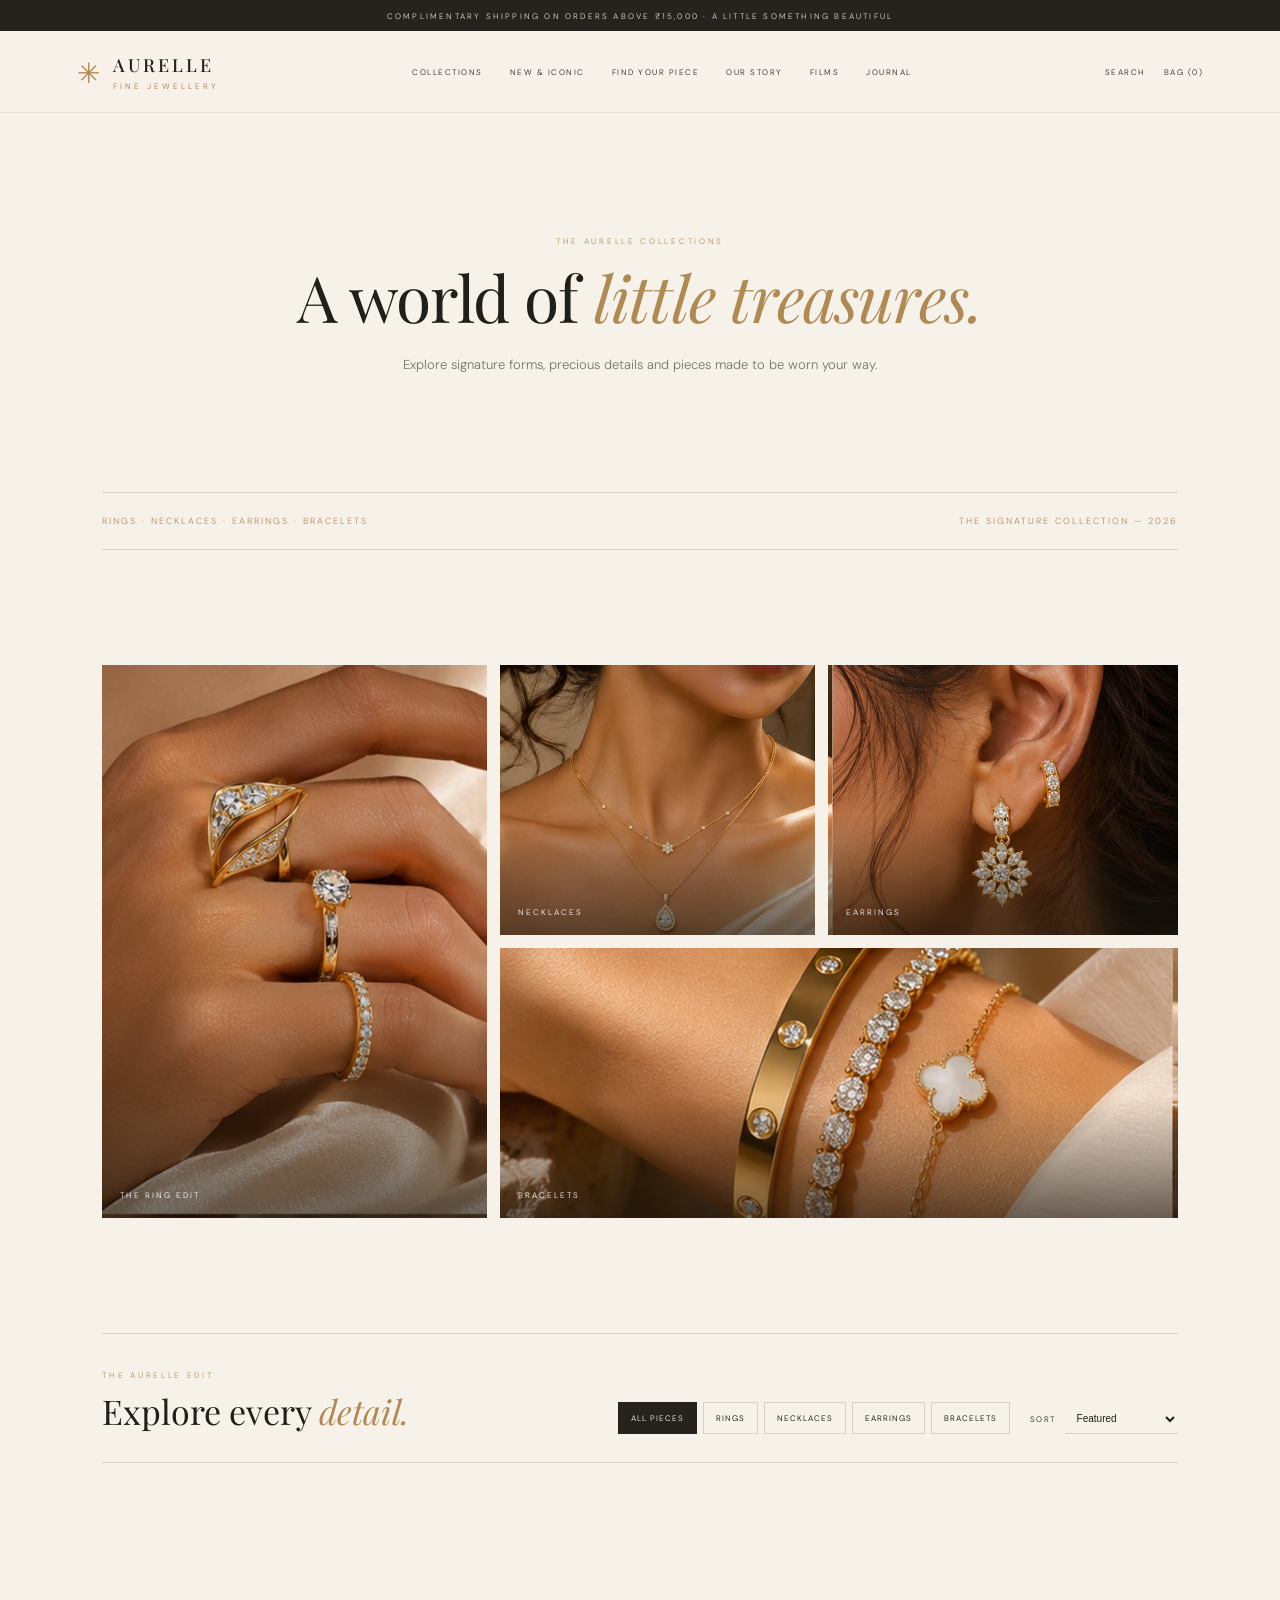
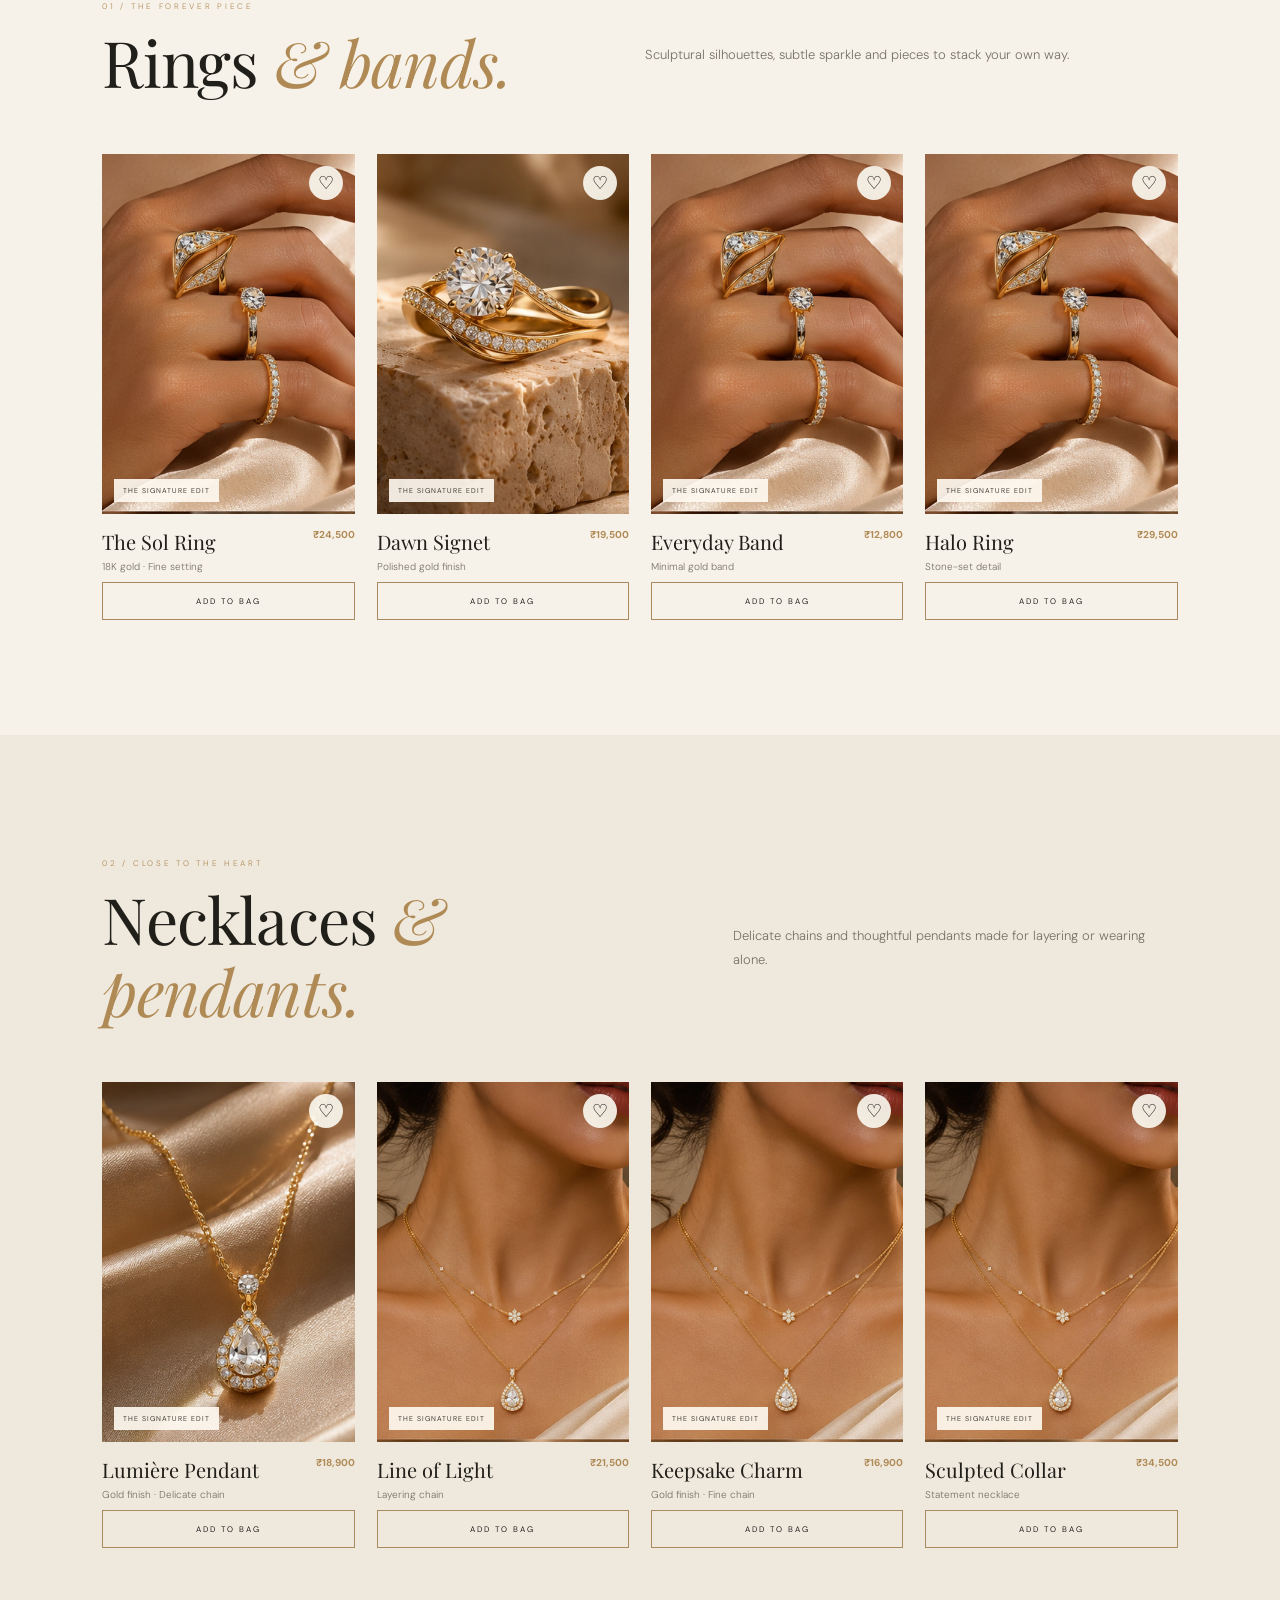
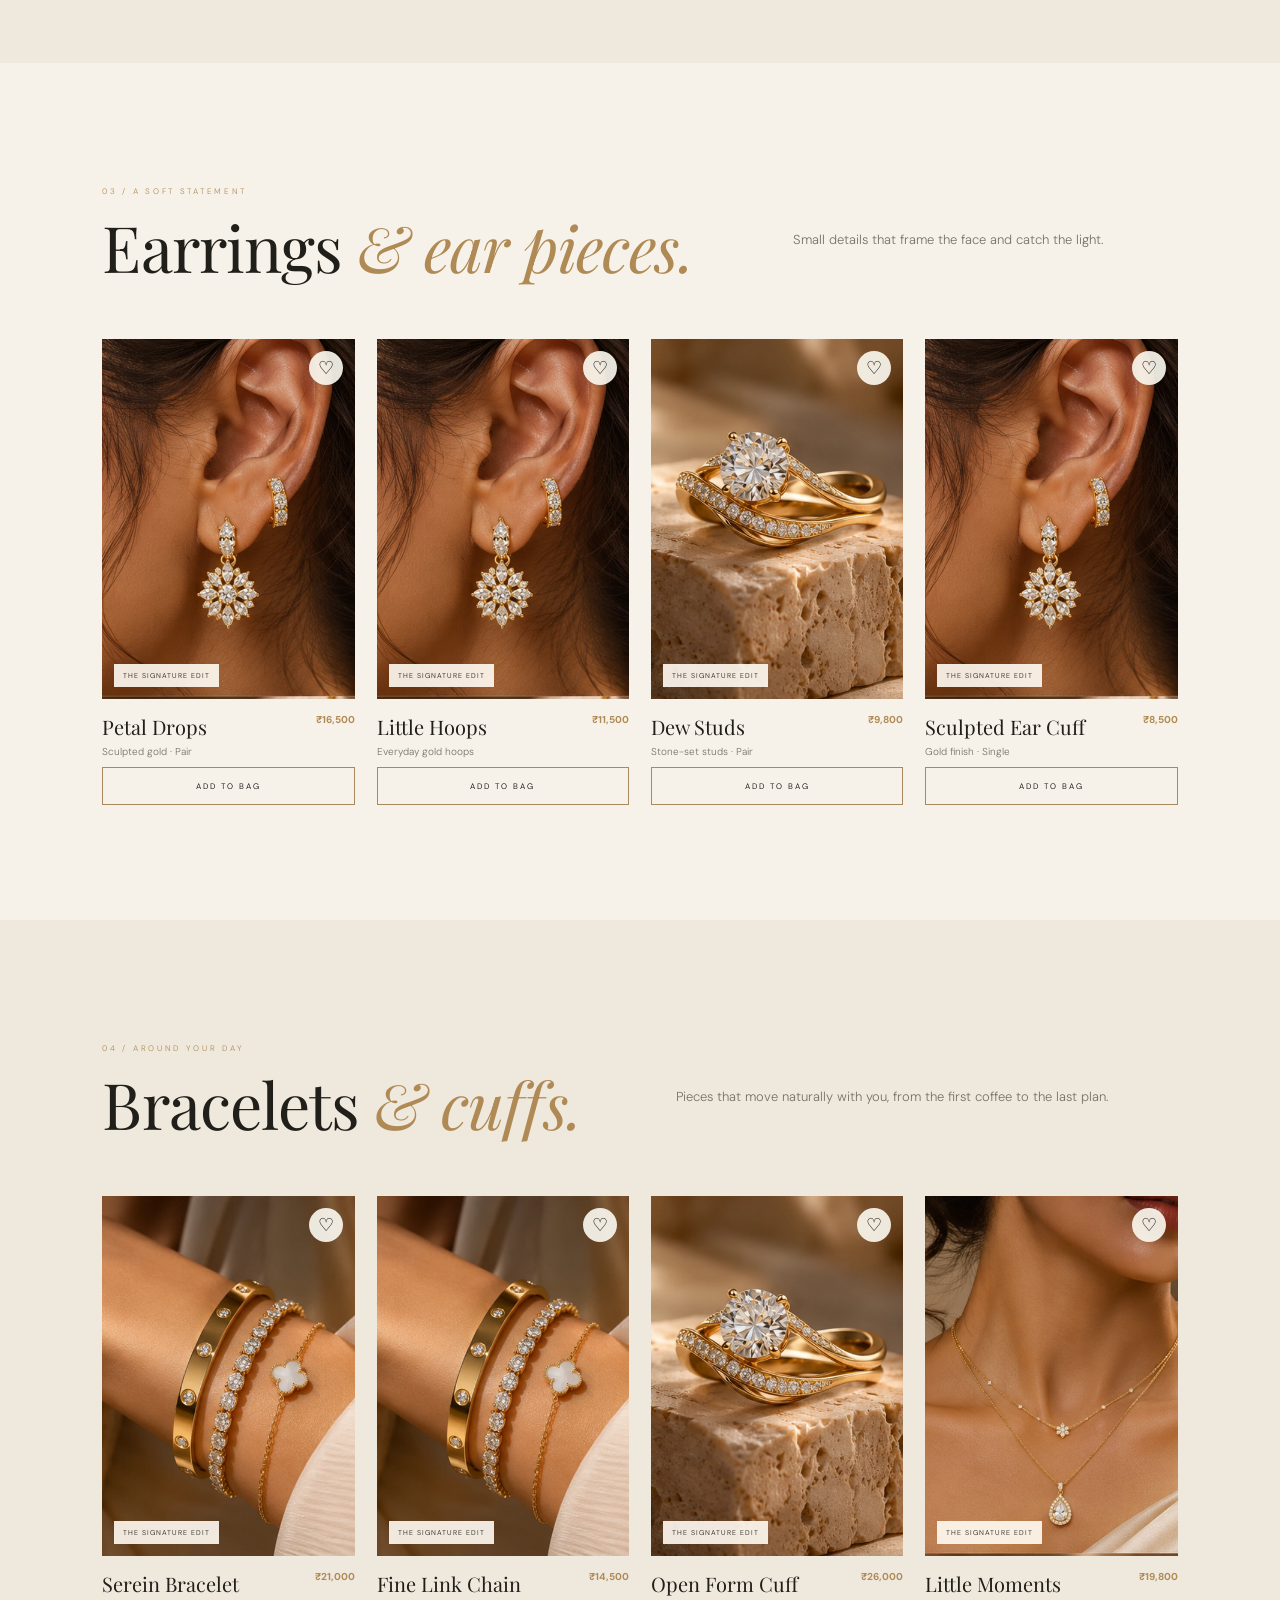
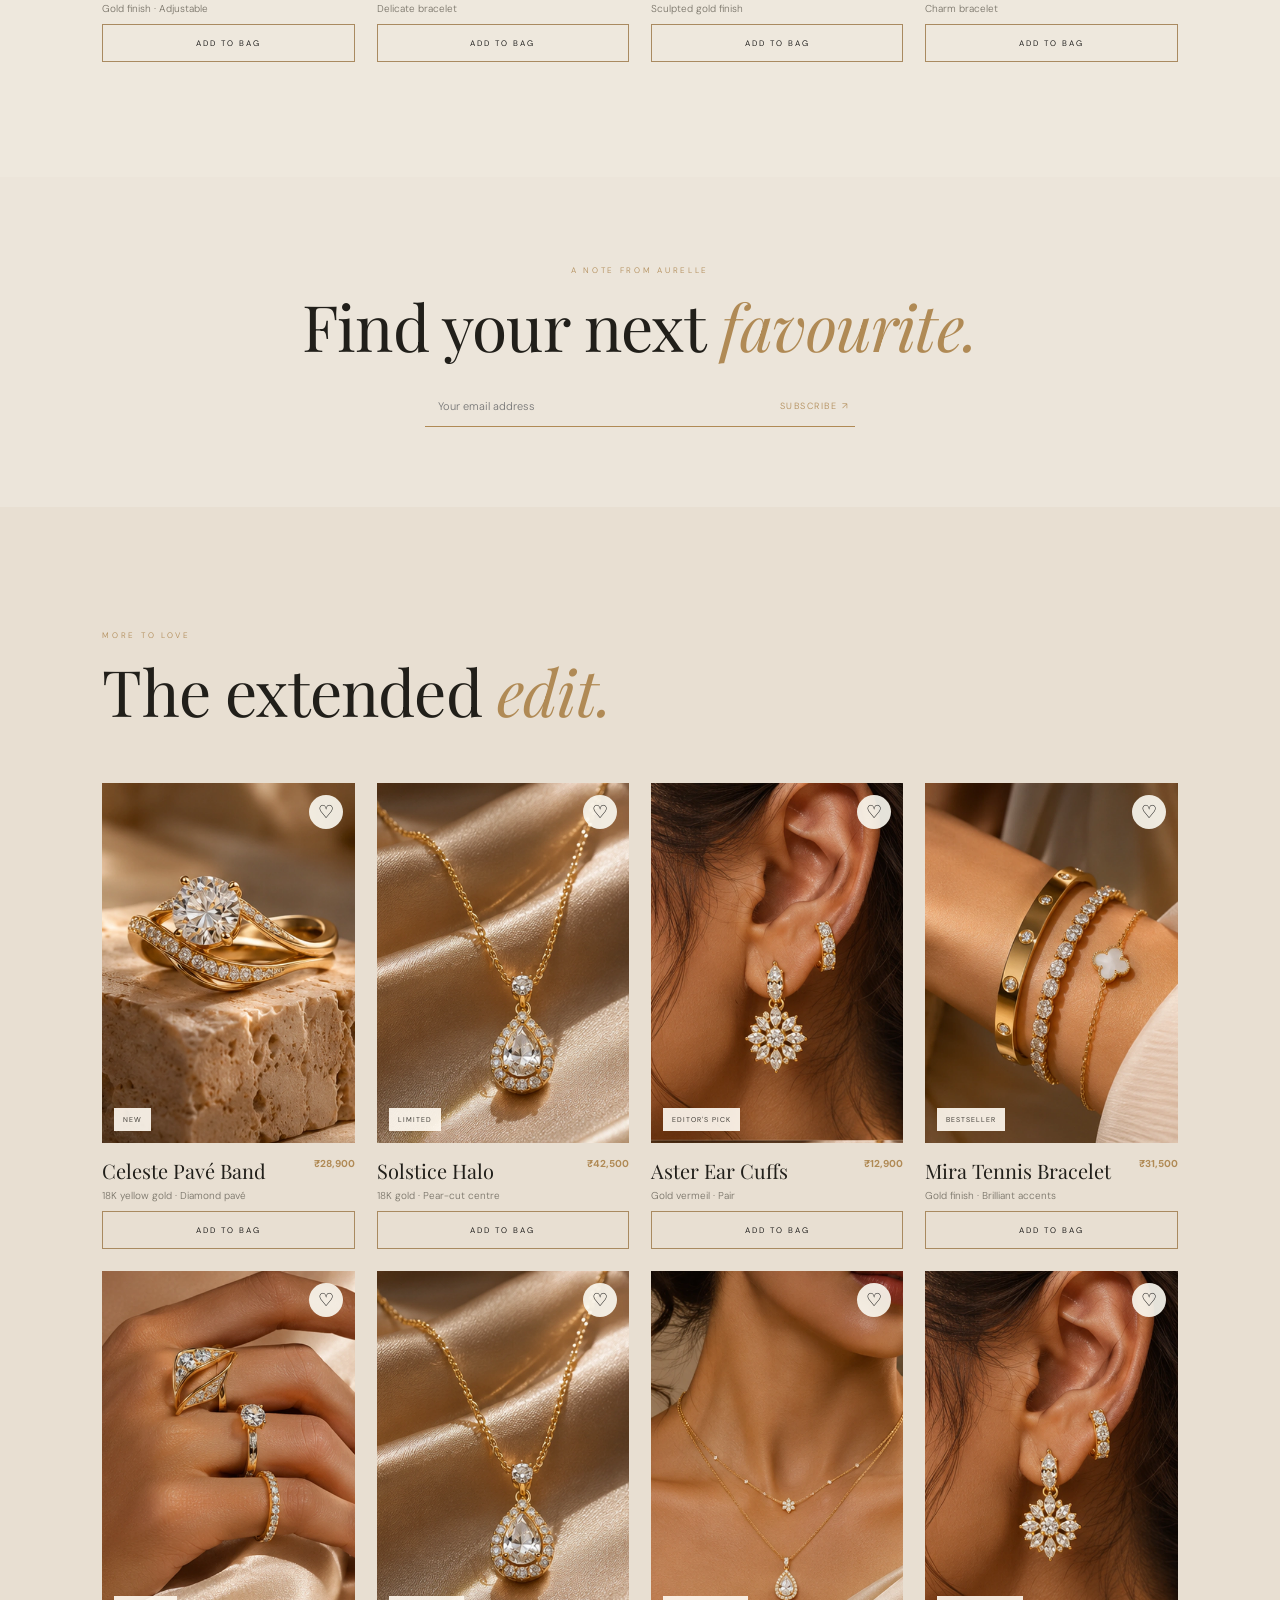
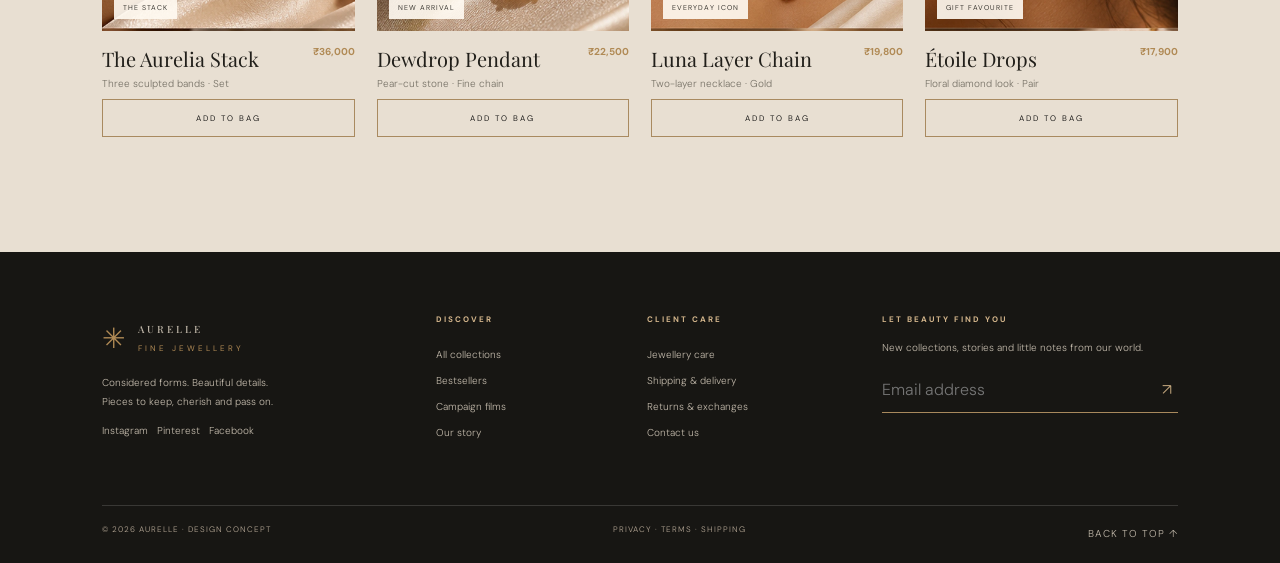
<file: collections.html>
<!doctype html><html lang="en"><head><meta charset="utf-8"><meta name="viewport" content="width=device-width,initial-scale=1"><title>Collections | AURELLE Fine Jewellery</title><meta name="description" content="AURELLE fine jewellery — considered forms, beautiful details."><link rel="stylesheet" href="assets/main.css"></head><body id="top"><div class="loader"><div><strong>✳</strong><span>A U R E L L E</span></div></div><div class="announcement">COMPLIMENTARY SHIPPING ON ORDERS ABOVE ₹15,000 · A LITTLE SOMETHING BEAUTIFUL</div><div class="progress"></div><header class="header"><a class="logo" href="index.html"><b>✳</b><span>AURELLE<small>FINE JEWELLERY</small></span></a><button class="menu" aria-label="Toggle navigation">☰</button><nav class="nav"><a href="collections.html">COLLECTIONS</a><a href="index.html#featured">NEW & ICONIC</a><a href="index.html#find-your-piece">FIND YOUR PIECE</a><a href="story.html">OUR STORY</a><a href="index.html#films">FILMS</a><a href="index.html#journal">JOURNAL</a></nav><div class="head-actions"><a href="collections.html">SEARCH</a><a href="product.html">BAG (0)</a></div></header><main>
<section class="section center"><p class="eyebrow">THE AURELLE COLLECTIONS</p><h1 class="title">A world of <em>little treasures.</em></h1><p class="intro">Explore signature forms, precious details and pieces made to be worn your way.</p></section>
    <div class="collection-ribbon"><span>RINGS · NECKLACES · EARRINGS · BRACELETS</span><span>THE SIGNATURE COLLECTION — 2026</span></div>
<section class="section"><div class="campaign-mosaic"><div class="mosaic-item"><img src="assets/campaign-ring-hand.webp" alt="Rings on fingers"><span>THE RING EDIT</span></div><div class="mosaic-item"><img src="assets/campaign-layered-neck.webp" alt="Necklace close-up"><span>NECKLACES</span></div><div class="mosaic-item"><img src="assets/campaign-earrings.webp" alt="Earrings close-up"><span>EARRINGS</span></div><div class="mosaic-item"><img src="assets/campaign-wrist-stack.webp" alt="Bracelets on wrist"><span>BRACELETS</span></div></div></section>
    <section class="catalog-tools"><div><p class="eyebrow">THE AURELLE EDIT</p><h2>Explore every <em>detail.</em></h2></div><div class="catalog-actions"><div class="catalog-filters"><button class="catalog-filter active" data-catalog="all">ALL PIECES</button><button class="catalog-filter" data-catalog="rings">RINGS</button><button class="catalog-filter" data-catalog="necklaces">NECKLACES</button><button class="catalog-filter" data-catalog="earrings">EARRINGS</button><button class="catalog-filter" data-catalog="bracelets">BRACELETS</button></div><label class="sort-label">SORT <select id="catalog-sort"><option value="default">Featured</option><option value="name">Name A–Z</option><option value="price-low">Price: low to high</option><option value="price-high">Price: high to low</option></select></label></div></section>
<section class="section" id="rings"><div class="split"><div><p class="eyebrow">01 / THE FOREVER PIECE</p><h2 class="title">Rings <em>& bands.</em></h2></div><p class="intro">Sculptural silhouettes, subtle sparkle and pieces to stack your own way.</p></div><div class="products"><article class="product reveal"><div class="prod-img"><img loading="lazy" src="assets/campaign-ring-hand.webp" alt="The Sol Ring jewellery"><span class="badge">THE SIGNATURE EDIT</span><button class="heart" aria-label="Add to wishlist">♡</button></div><div class="prod-info"><div><h3>The Sol Ring</h3><p>18K gold · Fine setting</p></div><strong>₹24,500</strong></div><button class="add">ADD TO BAG</button></article><article class="product reveal"><div class="prod-img"><img loading="lazy" src="assets/campaign-solitaire.webp" alt="Dawn Signet jewellery"><span class="badge">THE SIGNATURE EDIT</span><button class="heart" aria-label="Add to wishlist">♡</button></div><div class="prod-info"><div><h3>Dawn Signet</h3><p>Polished gold finish</p></div><strong>₹19,500</strong></div><button class="add">ADD TO BAG</button></article><article class="product reveal"><div class="prod-img"><img loading="lazy" src="assets/campaign-ring-hand.webp" alt="Everyday Band jewellery"><span class="badge">THE SIGNATURE EDIT</span><button class="heart" aria-label="Add to wishlist">♡</button></div><div class="prod-info"><div><h3>Everyday Band</h3><p>Minimal gold band</p></div><strong>₹12,800</strong></div><button class="add">ADD TO BAG</button></article><article class="product reveal"><div class="prod-img"><img loading="lazy" src="assets/campaign-ring-hand.webp" alt="Halo Ring jewellery"><span class="badge">THE SIGNATURE EDIT</span><button class="heart" aria-label="Add to wishlist">♡</button></div><div class="prod-info"><div><h3>Halo Ring</h3><p>Stone-set detail</p></div><strong>₹29,500</strong></div><button class="add">ADD TO BAG</button></article></div></section>
<section class="section" id="necklaces" style="background:#eee8dd"><div class="split"><div><p class="eyebrow">02 / CLOSE TO THE HEART</p><h2 class="title">Necklaces <em>& pendants.</em></h2></div><p class="intro">Delicate chains and thoughtful pendants made for layering or wearing alone.</p></div><div class="products"><article class="product reveal"><div class="prod-img"><img loading="lazy" src="assets/campaign-pendant.webp" alt="Lumière Pendant jewellery"><span class="badge">THE SIGNATURE EDIT</span><button class="heart" aria-label="Add to wishlist">♡</button></div><div class="prod-info"><div><h3>Lumière Pendant</h3><p>Gold finish · Delicate chain</p></div><strong>₹18,900</strong></div><button class="add">ADD TO BAG</button></article><article class="product reveal"><div class="prod-img"><img loading="lazy" src="assets/campaign-layered-neck.webp" alt="Line of Light jewellery"><span class="badge">THE SIGNATURE EDIT</span><button class="heart" aria-label="Add to wishlist">♡</button></div><div class="prod-info"><div><h3>Line of Light</h3><p>Layering chain</p></div><strong>₹21,500</strong></div><button class="add">ADD TO BAG</button></article><article class="product reveal"><div class="prod-img"><img loading="lazy" src="assets/campaign-layered-neck.webp" alt="Keepsake Charm jewellery"><span class="badge">THE SIGNATURE EDIT</span><button class="heart" aria-label="Add to wishlist">♡</button></div><div class="prod-info"><div><h3>Keepsake Charm</h3><p>Gold finish · Fine chain</p></div><strong>₹16,900</strong></div><button class="add">ADD TO BAG</button></article><article class="product reveal"><div class="prod-img"><img loading="lazy" src="assets/campaign-layered-neck.webp" alt="Sculpted Collar jewellery"><span class="badge">THE SIGNATURE EDIT</span><button class="heart" aria-label="Add to wishlist">♡</button></div><div class="prod-info"><div><h3>Sculpted Collar</h3><p>Statement necklace</p></div><strong>₹34,500</strong></div><button class="add">ADD TO BAG</button></article></div></section>
<section class="section" id="earrings"><div class="split"><div><p class="eyebrow">03 / A SOFT STATEMENT</p><h2 class="title">Earrings <em>& ear pieces.</em></h2></div><p class="intro">Small details that frame the face and catch the light.</p></div><div class="products"><article class="product reveal"><div class="prod-img"><img loading="lazy" src="assets/campaign-earrings.webp" alt="Petal Drops jewellery"><span class="badge">THE SIGNATURE EDIT</span><button class="heart" aria-label="Add to wishlist">♡</button></div><div class="prod-info"><div><h3>Petal Drops</h3><p>Sculpted gold · Pair</p></div><strong>₹16,500</strong></div><button class="add">ADD TO BAG</button></article><article class="product reveal"><div class="prod-img"><img loading="lazy" src="assets/campaign-earrings.webp" alt="Little Hoops jewellery"><span class="badge">THE SIGNATURE EDIT</span><button class="heart" aria-label="Add to wishlist">♡</button></div><div class="prod-info"><div><h3>Little Hoops</h3><p>Everyday gold hoops</p></div><strong>₹11,500</strong></div><button class="add">ADD TO BAG</button></article><article class="product reveal"><div class="prod-img"><img loading="lazy" src="assets/campaign-solitaire.webp" alt="Dew Studs jewellery"><span class="badge">THE SIGNATURE EDIT</span><button class="heart" aria-label="Add to wishlist">♡</button></div><div class="prod-info"><div><h3>Dew Studs</h3><p>Stone-set studs · Pair</p></div><strong>₹9,800</strong></div><button class="add">ADD TO BAG</button></article><article class="product reveal"><div class="prod-img"><img loading="lazy" src="assets/campaign-earrings.webp" alt="Sculpted Ear Cuff jewellery"><span class="badge">THE SIGNATURE EDIT</span><button class="heart" aria-label="Add to wishlist">♡</button></div><div class="prod-info"><div><h3>Sculpted Ear Cuff</h3><p>Gold finish · Single</p></div><strong>₹8,500</strong></div><button class="add">ADD TO BAG</button></article></div></section>
<section class="section" id="bracelets" style="background:#eee8dd"><div class="split"><div><p class="eyebrow">04 / AROUND YOUR DAY</p><h2 class="title">Bracelets <em>& cuffs.</em></h2></div><p class="intro">Pieces that move naturally with you, from the first coffee to the last plan.</p></div><div class="products"><article class="product reveal"><div class="prod-img"><img loading="lazy" src="assets/campaign-wrist-stack.webp" alt="Serein Bracelet jewellery"><span class="badge">THE SIGNATURE EDIT</span><button class="heart" aria-label="Add to wishlist">♡</button></div><div class="prod-info"><div><h3>Serein Bracelet</h3><p>Gold finish · Adjustable</p></div><strong>₹21,000</strong></div><button class="add">ADD TO BAG</button></article><article class="product reveal"><div class="prod-img"><img loading="lazy" src="assets/campaign-wrist-stack.webp" alt="Fine Link Chain jewellery"><span class="badge">THE SIGNATURE EDIT</span><button class="heart" aria-label="Add to wishlist">♡</button></div><div class="prod-info"><div><h3>Fine Link Chain</h3><p>Delicate bracelet</p></div><strong>₹14,500</strong></div><button class="add">ADD TO BAG</button></article><article class="product reveal"><div class="prod-img"><img loading="lazy" src="assets/campaign-solitaire.webp" alt="Open Form Cuff jewellery"><span class="badge">THE SIGNATURE EDIT</span><button class="heart" aria-label="Add to wishlist">♡</button></div><div class="prod-info"><div><h3>Open Form Cuff</h3><p>Sculpted gold finish</p></div><strong>₹26,000</strong></div><button class="add">ADD TO BAG</button></article><article class="product reveal"><div class="prod-img"><img loading="lazy" src="assets/campaign-layered-neck.webp" alt="Little Moments jewellery"><span class="badge">THE SIGNATURE EDIT</span><button class="heart" aria-label="Add to wishlist">♡</button></div><div class="prod-info"><div><h3>Little Moments</h3><p>Charm bracelet</p></div><strong>₹19,800</strong></div><button class="add">ADD TO BAG</button></article></div></section>
<section class="newsletter"><p class="eyebrow">A NOTE FROM AURELLE</p><h2 class="title">Find your next <em>favourite.</em></h2><form data-demo><input type="email" placeholder="Your email address" required><button>SUBSCRIBE ↗</button></form></section><section class="section" style="background:#e8dfd2"><div class="split"><div><p class="eyebrow">MORE TO LOVE</p><h2 class="title">The extended <em>edit.</em></h2></div></div><div class="products"><article class="product reveal"><div class="prod-img"><img loading="lazy" src="assets/campaign-solitaire.webp" alt="Celeste Pavé Band jewellery"><span class="badge">NEW</span><button class="heart" aria-label="Add to wishlist">♡</button></div><div class="prod-info"><div><h3>Celeste Pavé Band</h3><p>18K yellow gold · Diamond pavé</p></div><strong>₹28,900</strong></div><button class="add">ADD TO BAG</button></article><article class="product reveal"><div class="prod-img"><img loading="lazy" src="assets/campaign-pendant.webp" alt="Solstice Halo jewellery"><span class="badge">LIMITED</span><button class="heart" aria-label="Add to wishlist">♡</button></div><div class="prod-info"><div><h3>Solstice Halo</h3><p>18K gold · Pear-cut centre</p></div><strong>₹42,500</strong></div><button class="add">ADD TO BAG</button></article><article class="product reveal"><div class="prod-img"><img loading="lazy" src="assets/campaign-earrings.webp" alt="Aster Ear Cuffs jewellery"><span class="badge">EDITOR'S PICK</span><button class="heart" aria-label="Add to wishlist">♡</button></div><div class="prod-info"><div><h3>Aster Ear Cuffs</h3><p>Gold vermeil · Pair</p></div><strong>₹12,900</strong></div><button class="add">ADD TO BAG</button></article><article class="product reveal"><div class="prod-img"><img loading="lazy" src="assets/campaign-wrist-stack.webp" alt="Mira Tennis Bracelet jewellery"><span class="badge">BESTSELLER</span><button class="heart" aria-label="Add to wishlist">♡</button></div><div class="prod-info"><div><h3>Mira Tennis Bracelet</h3><p>Gold finish · Brilliant accents</p></div><strong>₹31,500</strong></div><button class="add">ADD TO BAG</button></article><article class="product reveal"><div class="prod-img"><img loading="lazy" src="assets/campaign-ring-hand.webp" alt="The Aurelia Stack jewellery"><span class="badge">THE STACK</span><button class="heart" aria-label="Add to wishlist">♡</button></div><div class="prod-info"><div><h3>The Aurelia Stack</h3><p>Three sculpted bands · Set</p></div><strong>₹36,000</strong></div><button class="add">ADD TO BAG</button></article><article class="product reveal"><div class="prod-img"><img loading="lazy" src="assets/campaign-pendant.webp" alt="Dewdrop Pendant jewellery"><span class="badge">NEW ARRIVAL</span><button class="heart" aria-label="Add to wishlist">♡</button></div><div class="prod-info"><div><h3>Dewdrop Pendant</h3><p>Pear-cut stone · Fine chain</p></div><strong>₹22,500</strong></div><button class="add">ADD TO BAG</button></article><article class="product reveal"><div class="prod-img"><img loading="lazy" src="assets/campaign-layered-neck.webp" alt="Luna Layer Chain jewellery"><span class="badge">EVERYDAY ICON</span><button class="heart" aria-label="Add to wishlist">♡</button></div><div class="prod-info"><div><h3>Luna Layer Chain</h3><p>Two-layer necklace · Gold</p></div><strong>₹19,800</strong></div><button class="add">ADD TO BAG</button></article><article class="product reveal"><div class="prod-img"><img loading="lazy" src="assets/campaign-earrings.webp" alt="Étoile Drops jewellery"><span class="badge">GIFT FAVOURITE</span><button class="heart" aria-label="Add to wishlist">♡</button></div><div class="prod-info"><div><h3>Étoile Drops</h3><p>Floral diamond look · Pair</p></div><strong>₹17,900</strong></div><button class="add">ADD TO BAG</button></article></div></section></main><footer class="footer"><div class="footer-grid"><div><a class="logo" href="index.html"><b>✳</b><span>AURELLE<small>FINE JEWELLERY</small></span></a><p>Considered forms. Beautiful details.<br>Pieces to keep, cherish and pass on.</p><p>Instagram &nbsp; Pinterest &nbsp; Facebook</p></div><div class="footer-col"><h4>DISCOVER</h4><a href="collections.html">All collections</a><a href="index.html#featured">Bestsellers</a><a href="index.html#films">Campaign films</a><a href="story.html">Our story</a></div><div class="footer-col"><h4>CLIENT CARE</h4><a href="story.html#care">Jewellery care</a><a href="story.html#faq">Shipping & delivery</a><a href="story.html#faq">Returns & exchanges</a><a href="story.html#faq">Contact us</a></div><div><h4>LET BEAUTY FIND YOU</h4><p>New collections, stories and little notes from our world.</p><form data-demo style="display:flex;border-bottom:1px solid #a8895d"><input type="email" required placeholder="Email address" style="flex:1;min-width:0;background:none;border:0;padding:12px 0;color:white"><button style="background:none;border:0;color:#c3a77e;cursor:pointer">↗</button></form></div></div><div class="footer-bottom"><span>© <span data-year></span> AURELLE · DESIGN CONCEPT</span><span>PRIVACY · TERMS · SHIPPING</span><a href="#top">BACK TO TOP ↑</a></div></footer><script src="assets/main.js"></script></body></html>
</file>
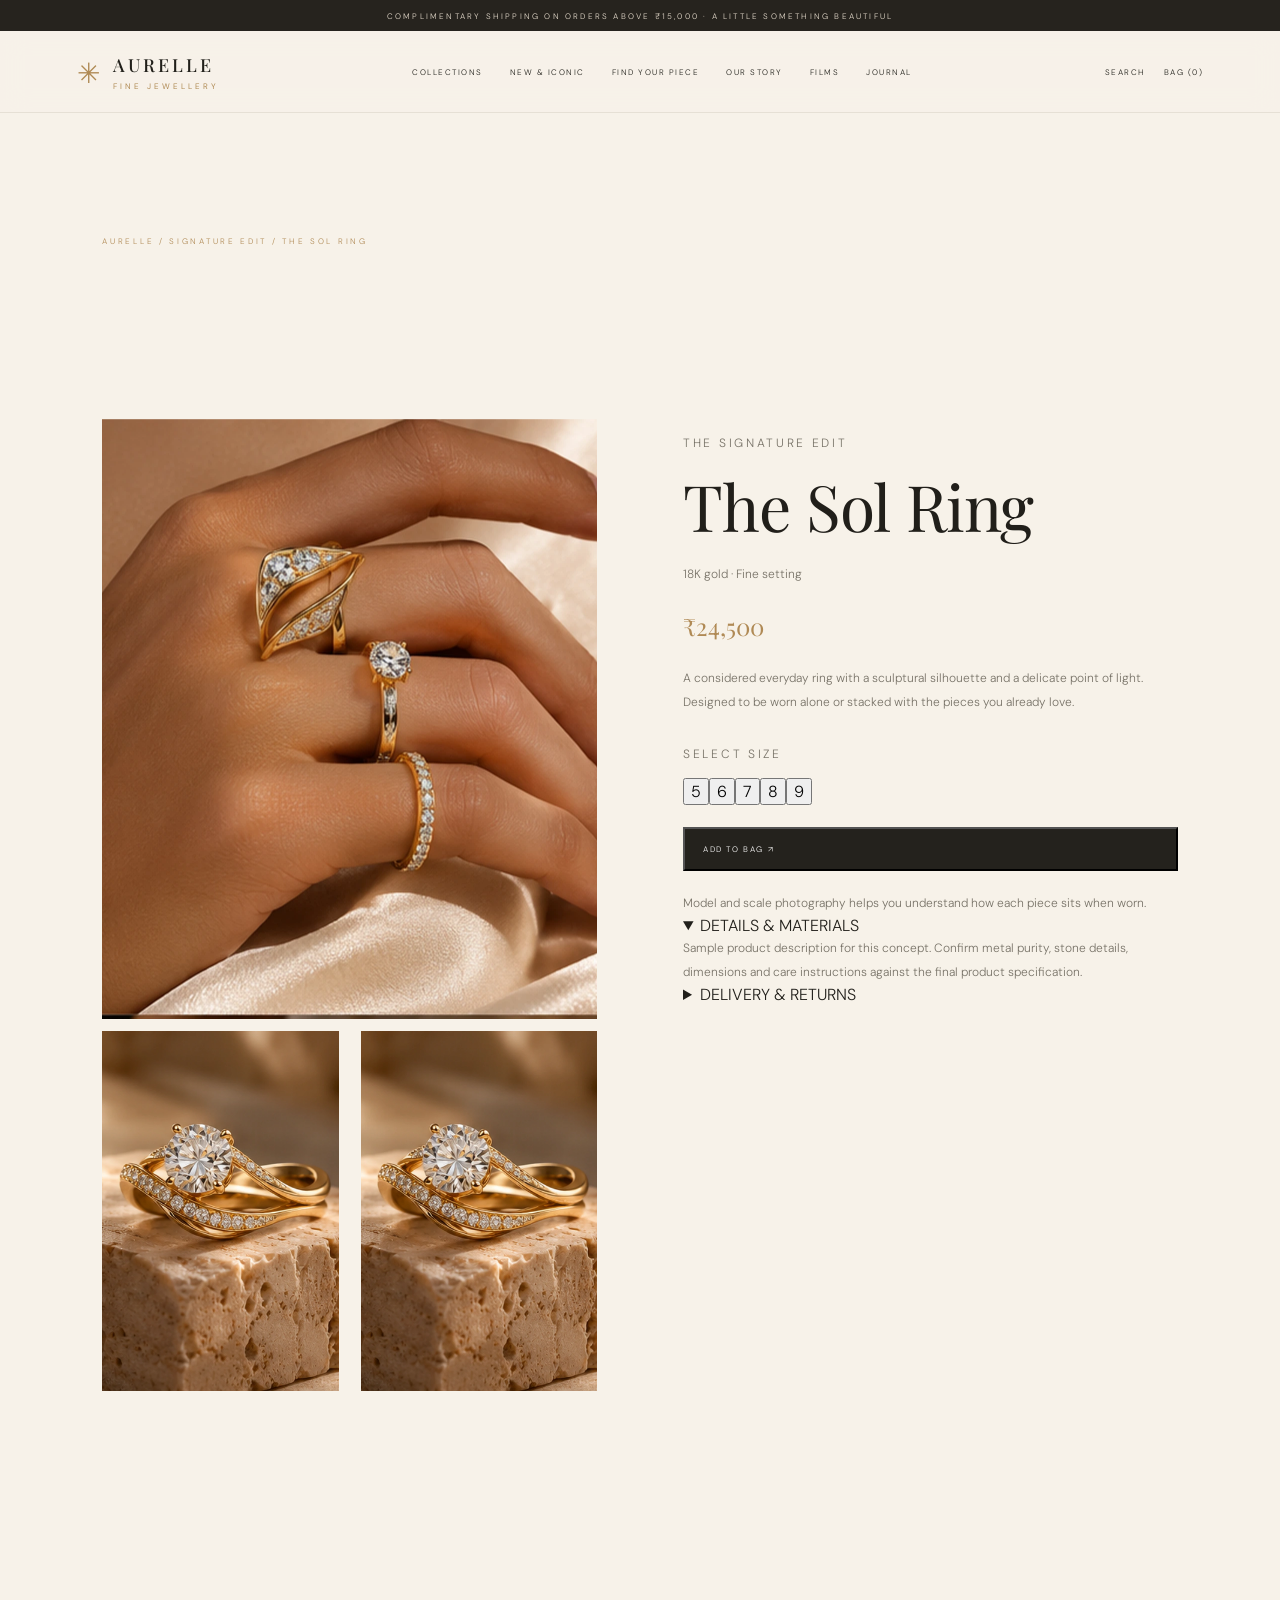
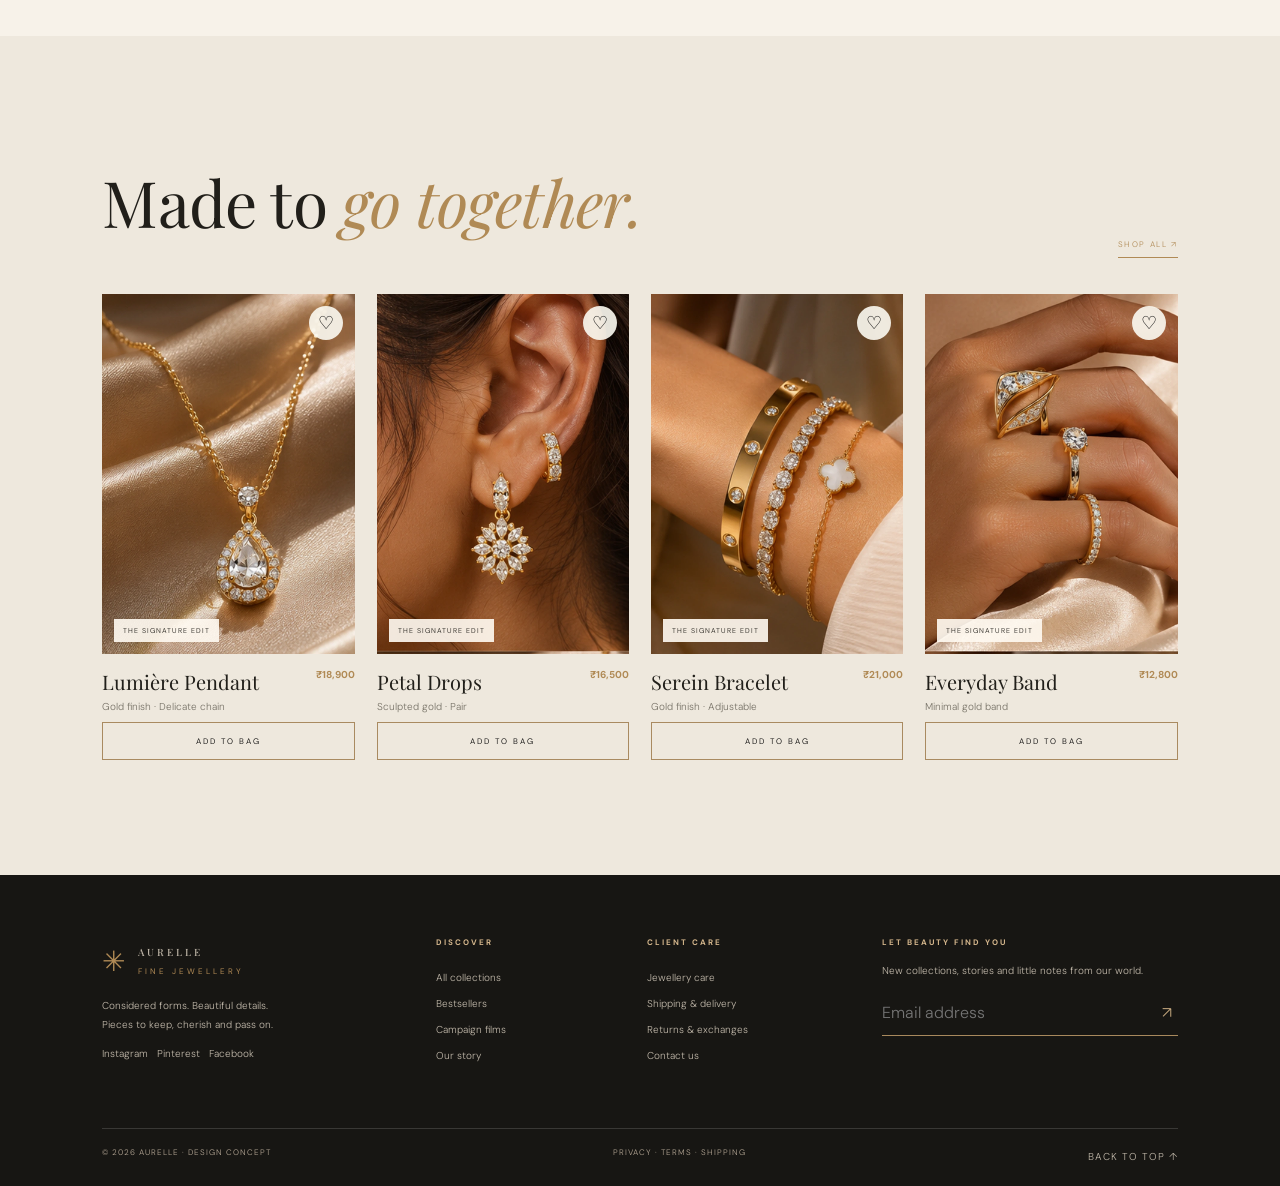
<file: product.html>
<!doctype html><html lang="en"><head><meta charset="utf-8"><meta name="viewport" content="width=device-width,initial-scale=1"><title>The Sol Ring | AURELLE Fine Jewellery</title><meta name="description" content="AURELLE fine jewellery — considered forms, beautiful details."><link rel="stylesheet" href="assets/main.css"></head><body id="top"><div class="loader"><div><strong>✳</strong><span>A U R E L L E</span></div></div><div class="announcement">COMPLIMENTARY SHIPPING ON ORDERS ABOVE ₹15,000 · A LITTLE SOMETHING BEAUTIFUL</div><div class="progress"></div><header class="header"><a class="logo" href="index.html"><b>✳</b><span>AURELLE<small>FINE JEWELLERY</small></span></a><button class="menu" aria-label="Toggle navigation">☰</button><nav class="nav"><a href="collections.html">COLLECTIONS</a><a href="index.html#featured">NEW & ICONIC</a><a href="index.html#find-your-piece">FIND YOUR PIECE</a><a href="story.html">OUR STORY</a><a href="index.html#films">FILMS</a><a href="index.html#journal">JOURNAL</a></nav><div class="head-actions"><a href="collections.html">SEARCH</a><a href="product.html">BAG (0)</a></div></header><main>
<section class="section" style="padding-bottom:25px"><p class="eyebrow">AURELLE / SIGNATURE EDIT / THE SOL RING</p></section>
<section class="section" style="padding-top:10px"><div class="editorial" style="align-items:start">
<div><div class="editorial-photo" style="height:600px"><img src="assets/campaign-ring-hand.webp" alt="The Sol Ring worn on a hand"></div>
<div class="products" style="grid-template-columns:repeat(2,1fr);margin-top:12px"><div class="prod-img"><img src="assets/campaign-solitaire.webp" alt="Ring setting detail"></div><div class="prod-img"><img src="assets/campaign-solitaire.webp" alt="Ring close-up"></div></div></div>
<div class="editorial-copy" style="position:sticky;top:110px"><p class="eyebrow">THE SIGNATURE EDIT</p><h1 class="title">The Sol Ring</h1><p>18K gold · Fine setting</p><h3 style="font-size:24px;color:var(--gold)">₹24,500</h3>
<p>A considered everyday ring with a sculptural silhouette and a delicate point of light. Designed to be worn alone or stacked with the pieces you already love.</p>
<p class="eyebrow" style="margin-top:28px">SELECT SIZE</p><div class="sizes"><button class="size">5</button><button class="size">6</button><button class="size">7</button><button class="size">8</button><button class="size">9</button></div>
<button class="btn" style="width:100%;justify-content:space-between" onclick="this.textContent='ADDED TO BAG ✓'">ADD TO BAG ↗</button>
<p class="intro" style="margin-top:20px">Model and scale photography helps you understand how each piece sits when worn.</p>
<details open><summary>DETAILS & MATERIALS</summary><p class="intro">Sample product description for this concept. Confirm metal purity, stone details, dimensions and care instructions against the final product specification.</p></details>
<details><summary>DELIVERY & RETURNS</summary><p class="intro">Add verified delivery, exchange and return policies before launch.</p></details></div></div></section>
<section class="section" style="background:#eee8dd"><div class="split"><h2 class="title">Made to <em>go together.</em></h2><a class="link" href="collections.html">SHOP ALL ↗</a></div><div class="products"><article class="product reveal"><div class="prod-img"><img loading="lazy" src="assets/campaign-pendant.webp" alt="Lumière Pendant jewellery"><span class="badge">THE SIGNATURE EDIT</span><button class="heart" aria-label="Add to wishlist">♡</button></div><div class="prod-info"><div><h3>Lumière Pendant</h3><p>Gold finish · Delicate chain</p></div><strong>₹18,900</strong></div><button class="add">ADD TO BAG</button></article><article class="product reveal"><div class="prod-img"><img loading="lazy" src="assets/campaign-earrings.webp" alt="Petal Drops jewellery"><span class="badge">THE SIGNATURE EDIT</span><button class="heart" aria-label="Add to wishlist">♡</button></div><div class="prod-info"><div><h3>Petal Drops</h3><p>Sculpted gold · Pair</p></div><strong>₹16,500</strong></div><button class="add">ADD TO BAG</button></article><article class="product reveal"><div class="prod-img"><img loading="lazy" src="assets/campaign-wrist-stack.webp" alt="Serein Bracelet jewellery"><span class="badge">THE SIGNATURE EDIT</span><button class="heart" aria-label="Add to wishlist">♡</button></div><div class="prod-info"><div><h3>Serein Bracelet</h3><p>Gold finish · Adjustable</p></div><strong>₹21,000</strong></div><button class="add">ADD TO BAG</button></article><article class="product reveal"><div class="prod-img"><img loading="lazy" src="assets/campaign-ring-hand.webp" alt="Everyday Band jewellery"><span class="badge">THE SIGNATURE EDIT</span><button class="heart" aria-label="Add to wishlist">♡</button></div><div class="prod-info"><div><h3>Everyday Band</h3><p>Minimal gold band</p></div><strong>₹12,800</strong></div><button class="add">ADD TO BAG</button></article></div></section></main><footer class="footer"><div class="footer-grid"><div><a class="logo" href="index.html"><b>✳</b><span>AURELLE<small>FINE JEWELLERY</small></span></a><p>Considered forms. Beautiful details.<br>Pieces to keep, cherish and pass on.</p><p>Instagram &nbsp; Pinterest &nbsp; Facebook</p></div><div class="footer-col"><h4>DISCOVER</h4><a href="collections.html">All collections</a><a href="index.html#featured">Bestsellers</a><a href="index.html#films">Campaign films</a><a href="story.html">Our story</a></div><div class="footer-col"><h4>CLIENT CARE</h4><a href="story.html#care">Jewellery care</a><a href="story.html#faq">Shipping & delivery</a><a href="story.html#faq">Returns & exchanges</a><a href="story.html#faq">Contact us</a></div><div><h4>LET BEAUTY FIND YOU</h4><p>New collections, stories and little notes from our world.</p><form data-demo style="display:flex;border-bottom:1px solid #a8895d"><input type="email" required placeholder="Email address" style="flex:1;min-width:0;background:none;border:0;padding:12px 0;color:white"><button style="background:none;border:0;color:#c3a77e;cursor:pointer">↗</button></form></div></div><div class="footer-bottom"><span>© <span data-year></span> AURELLE · DESIGN CONCEPT</span><span>PRIVACY · TERMS · SHIPPING</span><a href="#top">BACK TO TOP ↑</a></div></footer><script src="assets/main.js"></script></body></html>
</file>
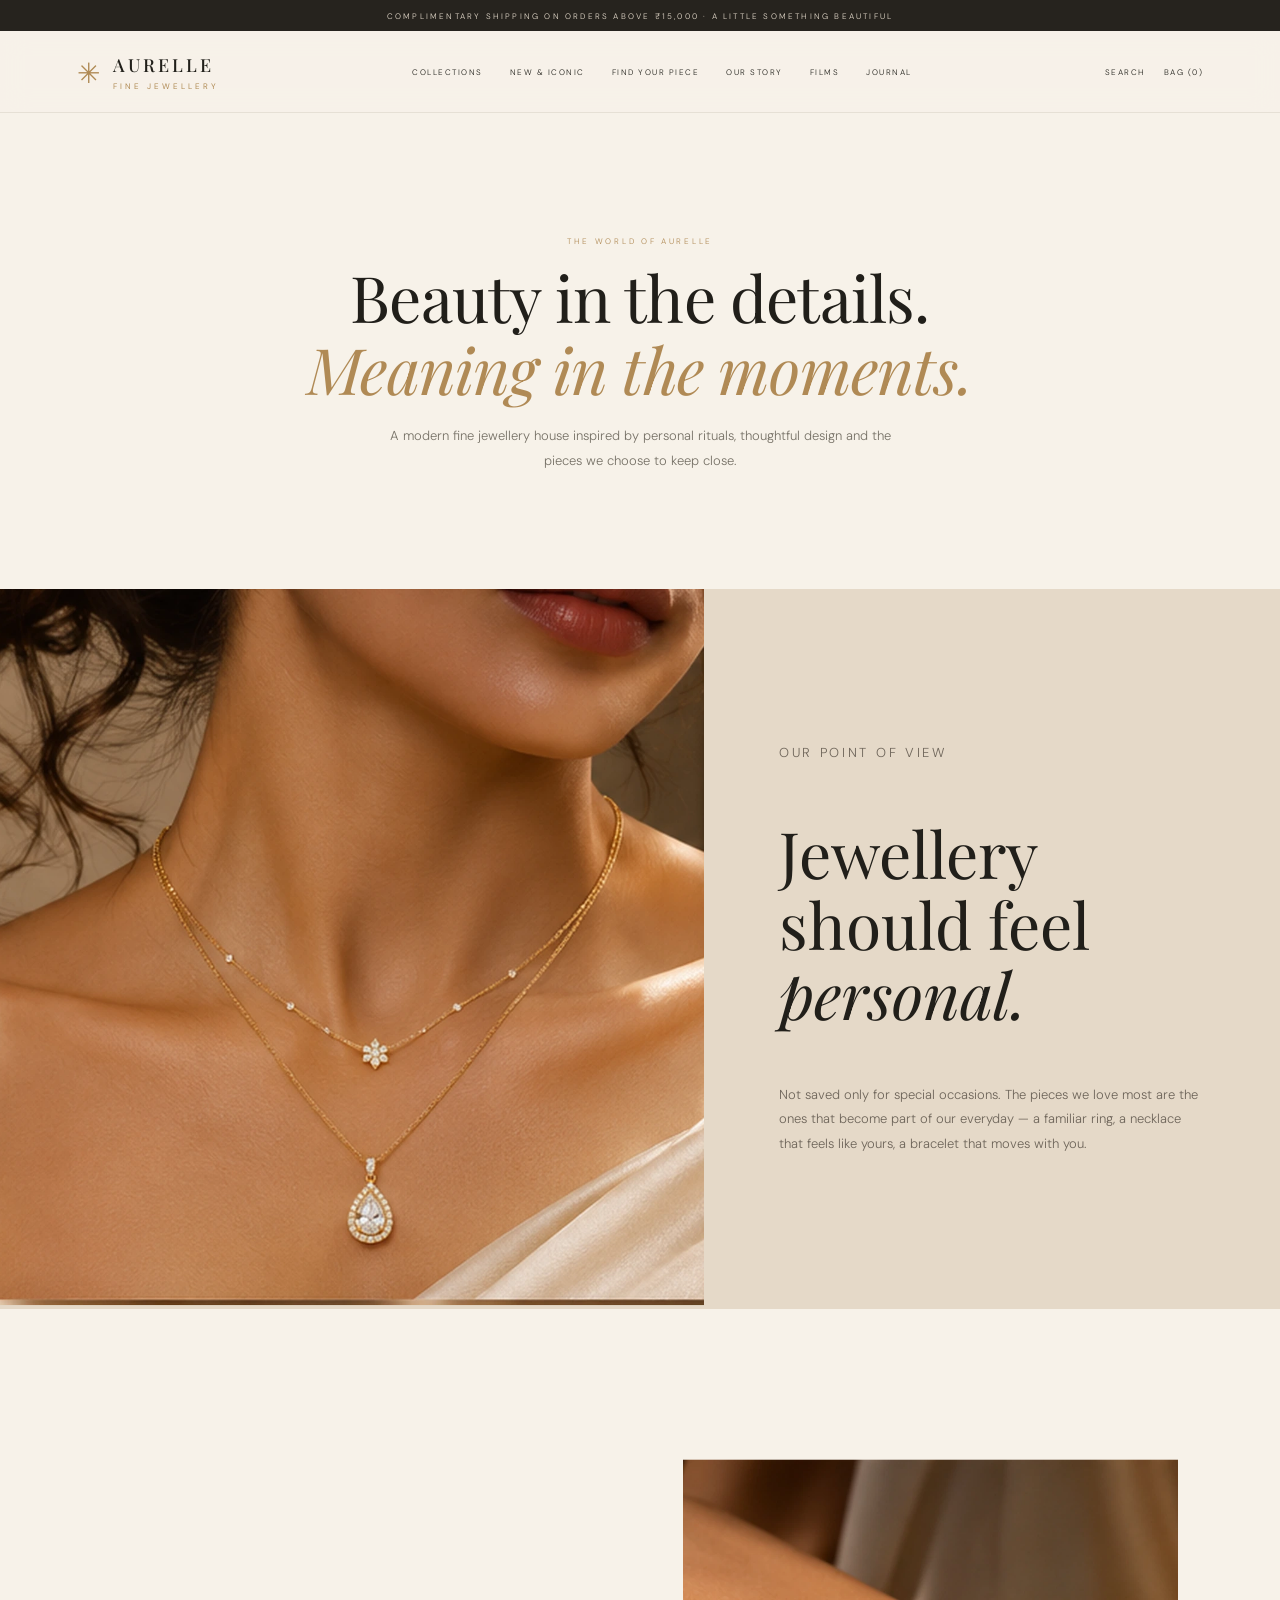
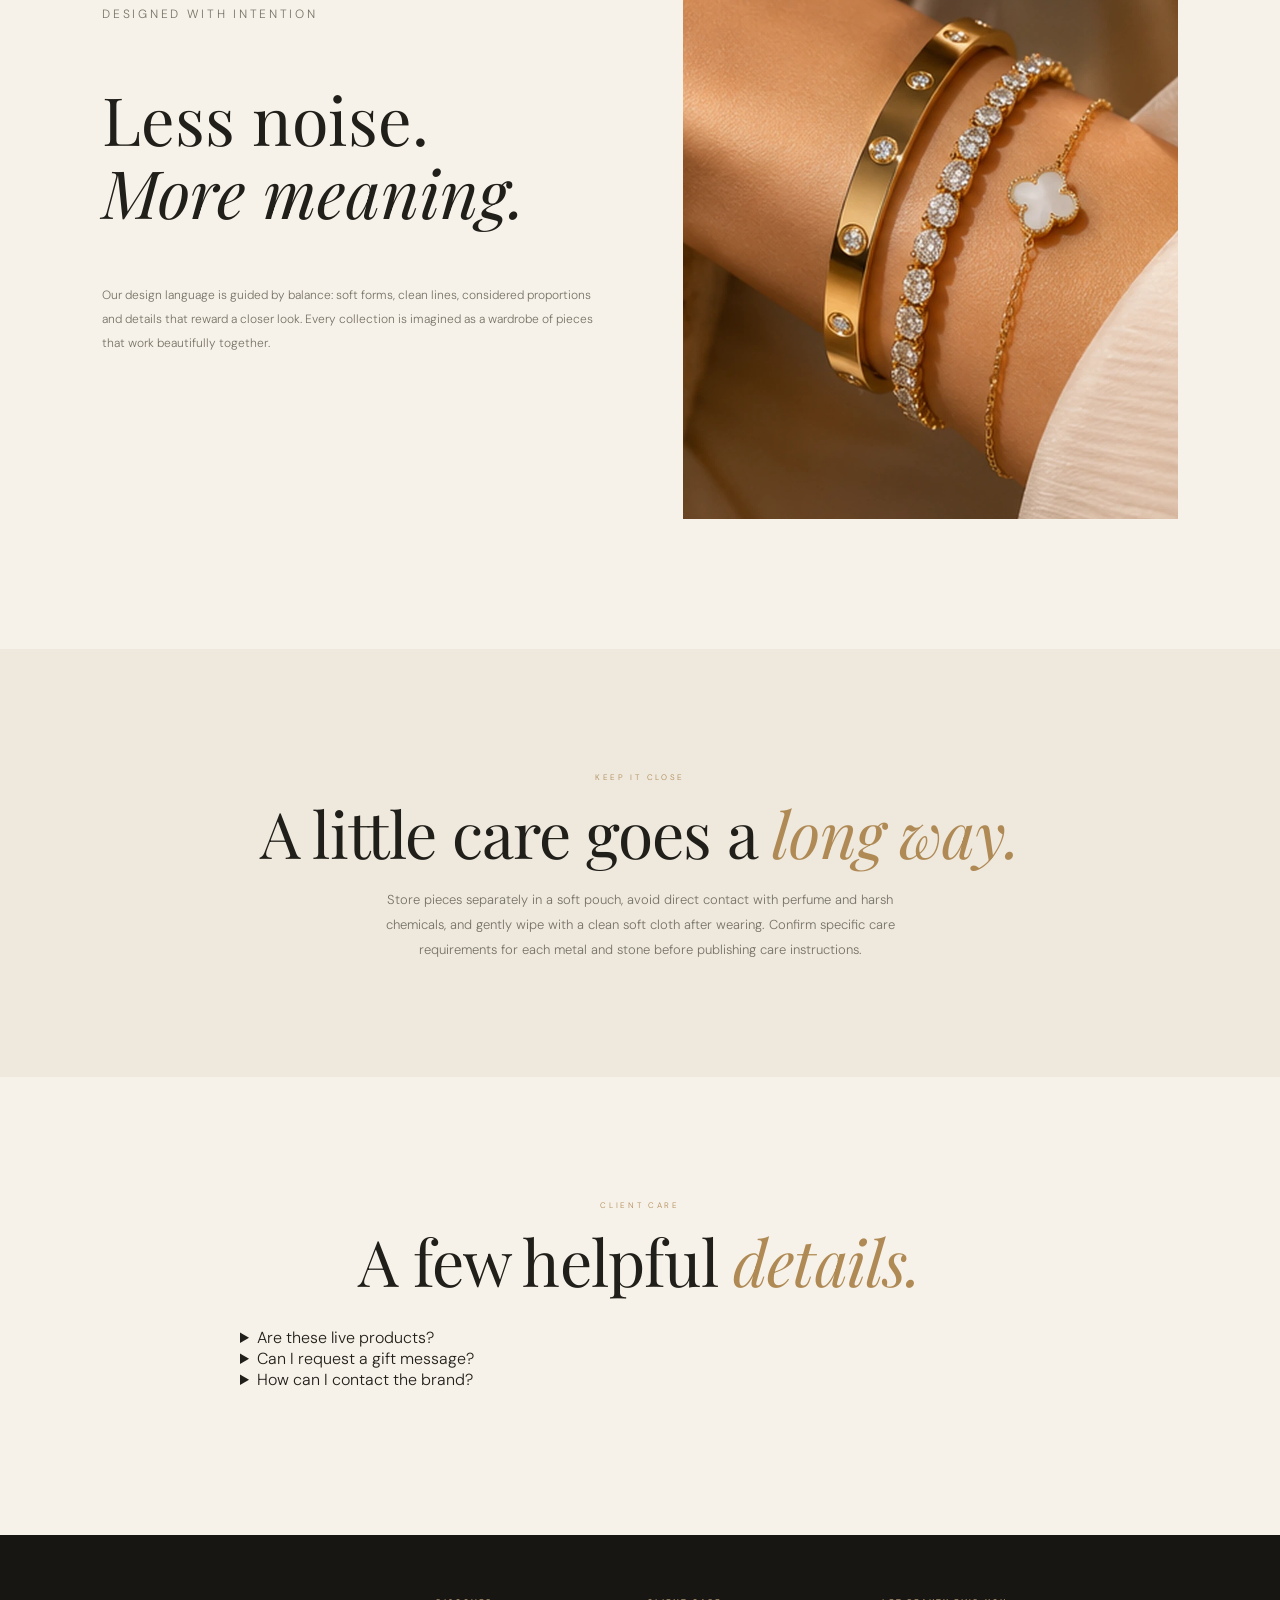
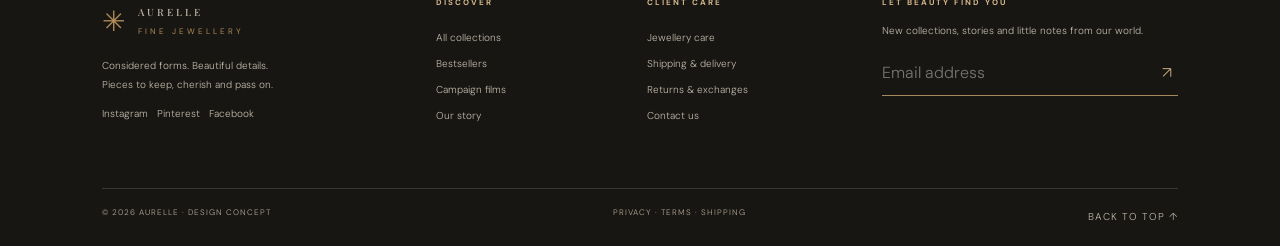
<file: story.html>
<!doctype html><html lang="en"><head><meta charset="utf-8"><meta name="viewport" content="width=device-width,initial-scale=1"><title>Our Story | AURELLE Fine Jewellery</title><meta name="description" content="AURELLE fine jewellery — considered forms, beautiful details."><link rel="stylesheet" href="assets/main.css"></head><body id="top"><div class="loader"><div><strong>✳</strong><span>A U R E L L E</span></div></div><div class="announcement">COMPLIMENTARY SHIPPING ON ORDERS ABOVE ₹15,000 · A LITTLE SOMETHING BEAUTIFUL</div><div class="progress"></div><header class="header"><a class="logo" href="index.html"><b>✳</b><span>AURELLE<small>FINE JEWELLERY</small></span></a><button class="menu" aria-label="Toggle navigation">☰</button><nav class="nav"><a href="collections.html">COLLECTIONS</a><a href="index.html#featured">NEW & ICONIC</a><a href="index.html#find-your-piece">FIND YOUR PIECE</a><a href="story.html">OUR STORY</a><a href="index.html#films">FILMS</a><a href="index.html#journal">JOURNAL</a></nav><div class="head-actions"><a href="collections.html">SEARCH</a><a href="product.html">BAG (0)</a></div></header><main>
<section class="section center"><p class="eyebrow">THE WORLD OF AURELLE</p><h1 class="title">Beauty in the details.<br><em>Meaning in the moments.</em></h1><p class="intro">A modern fine jewellery house inspired by personal rituals, thoughtful design and the pieces we choose to keep close.</p></section>
<section class="model-feature"><div class="model-photo left"><img src="assets/campaign-layered-neck.webp" alt="Jewellery worn close to neck and collarbone"></div><div class="model-copy right"><p class="eyebrow">OUR POINT OF VIEW</p><h2>Jewellery should feel <em>personal.</em></h2><p>Not saved only for special occasions. The pieces we love most are the ones that become part of our everyday — a familiar ring, a necklace that feels like yours, a bracelet that moves with you.</p></div></section>
<section class="section editorial"><div class="editorial-copy left"><p class="eyebrow">DESIGNED WITH INTENTION</p><h2>Less noise.<br><em>More meaning.</em></h2><p>Our design language is guided by balance: soft forms, clean lines, considered proportions and details that reward a closer look. Every collection is imagined as a wardrobe of pieces that work beautifully together.</p></div><div class="editorial-photo right"><img src="assets/campaign-wrist-stack.webp" alt="Bracelet worn on wrist"></div></section>
<section class="section center" id="care" style="background:#eee8dd"><p class="eyebrow">KEEP IT CLOSE</p><h2 class="title">A little care goes a <em>long way.</em></h2><p class="intro">Store pieces separately in a soft pouch, avoid direct contact with perfume and harsh chemicals, and gently wipe with a clean soft cloth after wearing. Confirm specific care requirements for each metal and stone before publishing care instructions.</p></section>
<section class="section" id="faq"><div class="center"><p class="eyebrow">CLIENT CARE</p><h2 class="title">A few helpful <em>details.</em></h2></div><div style="max-width:800px;margin:30px auto"><details><summary>Are these live products?</summary><p class="intro">No. This is a design concept with sample product names and prices. Connect approved product data and inventory before launch.</p></details><details><summary>Can I request a gift message?</summary><p class="intro">A gift message option can be added to the live cart and checkout flow.</p></details><details><summary>How can I contact the brand?</summary><p class="intro">Add verified email, phone, WhatsApp and store details here before launch.</p></details></div></section></main><footer class="footer"><div class="footer-grid"><div><a class="logo" href="index.html"><b>✳</b><span>AURELLE<small>FINE JEWELLERY</small></span></a><p>Considered forms. Beautiful details.<br>Pieces to keep, cherish and pass on.</p><p>Instagram &nbsp; Pinterest &nbsp; Facebook</p></div><div class="footer-col"><h4>DISCOVER</h4><a href="collections.html">All collections</a><a href="index.html#featured">Bestsellers</a><a href="index.html#films">Campaign films</a><a href="story.html">Our story</a></div><div class="footer-col"><h4>CLIENT CARE</h4><a href="story.html#care">Jewellery care</a><a href="story.html#faq">Shipping & delivery</a><a href="story.html#faq">Returns & exchanges</a><a href="story.html#faq">Contact us</a></div><div><h4>LET BEAUTY FIND YOU</h4><p>New collections, stories and little notes from our world.</p><form data-demo style="display:flex;border-bottom:1px solid #a8895d"><input type="email" required placeholder="Email address" style="flex:1;min-width:0;background:none;border:0;padding:12px 0;color:white"><button style="background:none;border:0;color:#c3a77e;cursor:pointer">↗</button></form></div></div><div class="footer-bottom"><span>© <span data-year></span> AURELLE · DESIGN CONCEPT</span><span>PRIVACY · TERMS · SHIPPING</span><a href="#top">BACK TO TOP ↑</a></div></footer><script src="assets/main.js"></script></body></html>
</file>
<file: assets/main.css>
@import url('https://fonts.googleapis.com/css2?family=DM+Sans:wght@300;400;500&family=Playfair+Display:ital,wght@0,400;0,500;1,400&display=swap');
:root{--bg:#f5f0e8;--paper:#fbf9f4;--ink:#292721;--muted:#777267;--gold:#a98b61;--line:#d8d0c3;--dark:#24221d}
*{box-sizing:border-box}html{scroll-behavior:smooth;scroll-padding-top:90px}body{margin:0;background:var(--bg);color:var(--ink);font-family:'DM Sans',sans-serif;font-weight:300;overflow-x:hidden}a{color:inherit;text-decoration:none}img,video{display:block;width:100%;object-fit:cover}button,input{font:inherit}
.announcement{height:31px;background:#e7dfd2;display:grid;place-items:center;font-size:8px;letter-spacing:1.8px;color:#5e5549}.header{height:82px;padding:0 6%;display:flex;align-items:center;justify-content:space-between;position:sticky;top:0;z-index:50;background:#f5f0e8ed;backdrop-filter:blur(14px);border-bottom:1px solid #d8d0c388;transition:.35s}.header.compact{height:66px;box-shadow:0 8px 25px #30271b10}.logo{font:500 18px 'Playfair Display';letter-spacing:3px;display:flex;gap:10px;align-items:center}.logo b{font-size:25px;color:var(--gold);font-weight:400}.logo small{display:block;font:8px 'DM Sans';letter-spacing:3px;color:var(--gold);margin-top:4px}.nav{display:flex;gap:27px}.nav a,.head-actions a{font-size:8px;letter-spacing:1.5px}.nav a{position:relative}.nav a:after{content:"";position:absolute;bottom:-8px;left:0;width:0;height:1px;background:var(--gold);transition:.3s}.nav a:hover:after{width:100%}.head-actions{display:flex;gap:18px}.menu{display:none;border:0;background:none;font-size:22px}.progress{height:2px;background:var(--gold);position:fixed;z-index:100;top:0;left:0;width:0}
.loader{position:fixed;inset:0;background:var(--bg);z-index:200;display:grid;place-items:center;transition:opacity .7s,visibility .7s}.loader.done{opacity:0;visibility:hidden}.loader div{text-align:center}.loader strong{font:40px 'Playfair Display';color:var(--gold)}.loader span{display:block;font-size:9px;letter-spacing:4px;margin-top:12px}
.hero{height:min(760px,calc(100vh - 113px));min-height:610px;position:relative;overflow:hidden;background:#e6ded1}.slide{position:absolute;inset:0;opacity:0;visibility:hidden;transition:opacity 1.2s,visibility 1.2s}.slide.active{opacity:1;visibility:visible}.slide img,.slide video{height:100%;animation:slowzoom 8s ease both}.slide:after{content:"";position:absolute;inset:0;background:linear-gradient(90deg,#e9e1d5ef 0%,#e9e1d5b8 40%,transparent 80%)}.hero-copy{position:absolute;z-index:2;left:10%;top:49%;transform:translateY(-45%);max-width:510px}.eyebrow{font-size:8px;letter-spacing:2.7px;text-transform:uppercase;color:var(--gold)}h1,h2,h3{font-family:'Playfair Display';font-weight:400}.hero h1{font-size:clamp(52px,6.5vw,88px);line-height:1.03;margin:22px 0}.hero h1 em,.title em{color:var(--gold);font-weight:400}.hero-copy>p:not(.eyebrow){font-size:12px;line-height:1.9;color:#655d52;max-width:350px}.btn{display:inline-flex;gap:30px;align-items:center;padding:15px 18px;background:var(--dark);color:white;font-size:8px;letter-spacing:1.6px;margin-top:22px;transition:.3s}.btn:hover{background:var(--gold);transform:translateY(-3px)}.btn.outline{background:transparent;border:1px solid var(--ink);color:var(--ink)}.controls{position:absolute;z-index:4;right:6%;bottom:30px;display:flex;align-items:center;gap:10px}.controls button{width:35px;height:35px;border:1px solid #766b5d;background:#f5f0e8b8;border-radius:50%;cursor:pointer}.dots{display:flex;gap:8px}.dots button{width:6px;height:6px;padding:0;border:0;background:#9b9184}.dots button.active{background:var(--gold);transform:scale(1.6)}.count{font-size:8px;letter-spacing:1px;margin-right:8px}
.section{padding:100px 8%}.center{text-align:center}.title{font-size:clamp(38px,4.5vw,60px);line-height:1.12;margin:15px 0 20px}.intro{max-width:470px;margin:auto;font-size:12px;line-height:1.9;color:var(--muted)}.split{display:flex;align-items:end;justify-content:space-between;gap:25px;margin-bottom:36px}.link{font-size:8px;letter-spacing:1.6px;color:var(--gold);border-bottom:1px solid var(--gold);padding-bottom:8px;white-space:nowrap}
.category-grid{display:grid;grid-template-columns:repeat(4,1fr);gap:15px}.category{height:380px;position:relative;overflow:hidden;background:#ddd3c6}.category:nth-child(even){margin-top:42px}.category img{height:100%;transition:transform 1s,filter .8s}.category:hover img{transform:scale(1.07);filter:brightness(.8)}.category:after{content:"";position:absolute;inset:45% 0 0;background:linear-gradient(transparent,#17130d9c)}.cat-copy{position:absolute;z-index:2;bottom:20px;left:18px;color:white}.cat-copy small{font-size:8px;letter-spacing:1.5px}.cat-copy b{display:block;font:28px 'Playfair Display';margin:6px 0}.cat-copy span{font-size:8px;letter-spacing:1px}
.products{display:grid;grid-template-columns:repeat(4,1fr);gap:18px}.product{transform:perspective(900px) rotateX(var(--rx,0deg)) rotateY(var(--ry,0deg));transition:transform .25s;min-width:0}.prod-img{height:300px;position:relative;overflow:hidden;background:#e4dbce}.prod-img img{height:100%;transition:transform .8s}.product:hover .prod-img img{transform:scale(1.06)}.badge{position:absolute;bottom:12px;left:12px;background:#fbf9f0e8;padding:7px 9px;font-size:7px;letter-spacing:1px}.heart{position:absolute;right:12px;top:12px;border:0;border-radius:50%;width:34px;height:34px;background:#fbf9f0e8;font-size:18px;cursor:pointer}.heart.active{color:#a65e65}.prod-info{display:flex;justify-content:space-between;gap:8px;padding:14px 0 9px}.prod-info h3{font-size:18px;margin:0 0 5px}.prod-info p{font-size:9px;color:var(--muted);margin:0}.prod-info strong{font-size:10px;color:var(--gold);white-space:nowrap}.add{width:100%;padding:11px;border:1px solid #b9aa94;background:none;font-size:8px;letter-spacing:1.5px;cursor:pointer}.add:hover,.add.added{background:var(--dark);color:white}
.model-feature{display:grid;grid-template-columns:1fr 1fr;background:#e8e0d4}.model-photo{height:590px;overflow:hidden}.model-photo img{height:100%;transition:transform 1.2s}.model-photo:hover img{transform:scale(1.04)}.model-copy{padding:12%;align-self:center}.model-copy h2{font-size:clamp(38px,4vw,58px);line-height:1.1}.model-copy p{font-size:12px;line-height:1.9;color:#6e655a}.model-copy .note{font-size:8px;letter-spacing:1.5px;color:var(--gold);margin-top:25px}
.film-band{background:#282620;color:#f5f0e8}.film-band .title{color:#f5f0e8}.film-grid{display:grid;grid-template-columns:1.2fr .8fr;gap:18px}.film{height:410px;position:relative;overflow:hidden;background:#39332b}.film:nth-child(2){height:340px;margin-top:70px}.film video,.film img{height:100%;transition:transform 1s}.film:hover video{transform:scale(1.05)}.film:after{content:"";position:absolute;inset:50% 0 0;background:linear-gradient(transparent,#0008)}.film-copy{position:absolute;z-index:2;bottom:18px;left:20px}.film-copy small{font-size:8px;letter-spacing:2px}.film-copy h3{font-size:25px;margin:8px 0}.film-copy p{font-size:10px}
.editorial{display:grid;grid-template-columns:1fr 1fr;gap:55px;align-items:center}.editorial-photo{height:550px;overflow:hidden}.editorial-photo img{height:100%;transition:transform 1s}.editorial-photo:hover img{transform:scale(1.05)}.editorial-copy h2{font-size:clamp(40px,4.5vw,60px);line-height:1.1}.editorial-copy p{font-size:12px;line-height:2;color:var(--muted)}
.service{display:grid;grid-template-columns:repeat(3,1fr);gap:25px;padding:35px 8%;background:#e8e0d4}.service div{display:grid;grid-template-columns:32px 1fr}.service span{grid-row:span 2;color:var(--gold);font-size:22px}.service b{font:16px 'Playfair Display'}.service small{font-size:9px;color:var(--muted);margin-top:4px}
.newsletter{text-align:center;padding:80px 20px;background:#ece5da}.newsletter form{display:flex;max-width:430px;margin:25px auto 0;border-bottom:1px solid var(--gold)}.newsletter input{flex:1;min-width:0;padding:13px;background:none;border:0;outline:0;font-size:11px}.newsletter button{background:none;border:0;color:var(--gold);font-size:9px;letter-spacing:1.5px;cursor:pointer}
.footer{background:#25231e;color:#f4efe7;padding:58px 8% 20px}.footer-grid{display:grid;grid-template-columns:1.2fr .7fr .8fr 1.2fr;gap:38px;padding-bottom:42px}.footer h4{font-size:8px;letter-spacing:2px;color:#c3a77e;margin:4px 0 14px}.footer p,.footer a{font-size:10px;line-height:1.9;color:#c1b8aa}.footer-col{display:flex;flex-direction:column;gap:7px}.footer-bottom{border-top:1px solid #ffffff25;padding-top:18px;display:flex;justify-content:space-between;gap:15px;flex-wrap:wrap;font-size:8px;letter-spacing:1px;color:#a99f92}
.reveal{opacity:0;transform:translateY(35px);transition:opacity .9s,transform .9s;transition-delay:var(--delay,0ms)}.reveal.visible{opacity:1;transform:translateY(0)}.left{opacity:0;transform:translateX(-35px);transition:.9s}.right{opacity:0;transform:translateX(35px);transition:.9s}.left.visible,.right.visible{opacity:1;transform:translateX(0)}
@keyframes slowzoom{from{transform:scale(1.02)}to{transform:scale(1.12)}}@media(max-width:950px){.nav{gap:13px}.category-grid{grid-template-columns:repeat(2,1fr)}.products{grid-template-columns:repeat(2,1fr)}.model-feature{grid-template-columns:1fr}.model-photo{height:460px}.footer-grid{grid-template-columns:1fr 1fr}}
@media(max-width:650px){.header{height:68px;padding:0 5%}.menu{display:block}.nav{display:none;position:absolute;top:68px;left:0;right:0;padding:22px 7%;background:var(--paper);flex-direction:column;align-items:flex-start}.nav.open{display:flex}.head-actions{gap:10px}.head-actions a{font-size:7px}.hero{height:680px;min-height:0}.hero-copy{left:7%;right:7%;top:48%}.hero h1{font-size:52px}.section{padding:70px 6%}.split{display:block}.split .link{display:inline-block;margin-top:12px}.category-grid{gap:10px}.category{height:265px}.category:nth-child(even){margin-top:24px}.cat-copy{left:12px;bottom:14px}.cat-copy b{font-size:22px}.products{gap:12px}.prod-img{height:215px}.prod-info{display:block}.prod-info strong{display:block;margin-top:7px}.model-photo{height:400px}.model-copy{padding:55px 8%}.film-grid{grid-template-columns:1fr}.film,.film:nth-child(2){height:270px;margin:0}.editorial{grid-template-columns:1fr;gap:25px}.editorial-photo{height:400px}.service{grid-template-columns:1fr 1fr;padding:28px 6%;gap:20px}.footer-grid{grid-template-columns:1fr 1fr;gap:25px 18px}.footer-grid>div:first-child,.footer-grid>div:last-child{grid-column:span 2}.footer{padding:45px 6% 20px}}
@media(prefers-reduced-motion:reduce){*,*:before,*:after{scroll-behavior:auto!important;animation-duration:.01ms!important;transition-duration:.01ms!important}.reveal,.left,.right{opacity:1;transform:none}}


/* AURELLE — editorial campaign upgrade */
:root{--ink:#211f1a;--gold:#b08a55;--sand:#e7dccb;--cream:#f7f2e9;--deep:#171613}
body{background:var(--cream)}
.announcement{background:#26231e;color:#e9dfd0;letter-spacing:2.2px}
.header{background:#f7f2e9ed}
.logo b{font-size:28px}
.hero{height:min(850px,calc(100vh - 110px));min-height:680px;background:#2a211a}
.hero .slide img{filter:brightness(.82) saturate(.82);object-position:center 38%}
.hero .slide:after{background:linear-gradient(90deg,#17130dc9 0%,#17130d55 46%,transparent 83%),linear-gradient(0deg,#17130d55,transparent 45%)}
.hero-copy{left:9%;top:52%;max-width:600px;color:#fff}
.hero-copy .eyebrow{color:#e0bd8b}
.hero h1{font-size:clamp(64px,8vw,112px);letter-spacing:-2px;color:#fff}
.hero-copy>p:not(.eyebrow){color:#f1e9dc;font-size:13px;max-width:400px}
.hero .btn{background:#c09a67;color:#211d17}
.hero .btn:hover{background:#fff}
.controls button{background:#211d17a8;color:#fff;border-color:#e8d6bd}
.hero:before{content:"AURELLE  /  FINE JEWELLERY";position:absolute;z-index:5;right:5.5%;top:42px;color:#fff9;font-size:8px;letter-spacing:3px;writing-mode:vertical-rl}
.hero:after{content:"";position:absolute;pointer-events:none;inset:18px;border:1px solid #ffffff35;z-index:2}
.hero .slide.active .hero-copy .eyebrow{animation:copyRise .8s .15s both}
.hero .slide.active .hero-copy h1{animation:copyRise 1s .28s both}
.hero .slide.active .hero-copy>p:not(.eyebrow){animation:copyRise 1s .42s both}
.hero .slide.active .hero-copy .btn{animation:copyRise 1s .56s both}
@keyframes copyRise{from{opacity:0;transform:translateY(28px)}to{opacity:1;transform:translateY(0)}}
.marquee{overflow:hidden;background:#b08a55;color:#fff;white-space:nowrap;padding:14px 0;font-size:9px;letter-spacing:3px}
.marquee-track{display:flex;width:max-content;animation:marquee 32s linear infinite}
.marquee-track span{padding:0 34px}
@keyframes marquee{to{transform:translateX(-50%)}}
.section{padding-top:115px;padding-bottom:115px}
.title{font-size:clamp(44px,5vw,68px);letter-spacing:-.8px}
.intro{font-size:13px;max-width:540px}
.category-grid{gap:13px}
.category{height:450px}
.category:nth-child(even){margin-top:58px}
.category:after{background:linear-gradient(transparent 40%,#090806bd)}
.cat-copy{left:23px;bottom:25px}
.cat-copy b{font-size:35px}
.cat-copy small{color:#ead8bd}
.category img{filter:saturate(.88)}
.products{grid-template-columns:repeat(4,minmax(0,1fr));gap:22px}
.prod-img{height:360px;background:#e7dfd2}
.prod-img img{object-fit:cover}
.prod-info h3{font-size:20px}
.prod-info p{font-size:10px}
.badge{background:#fffaf1e8}
.add{padding:13px;font-size:8px;letter-spacing:2px;border-color:#a98a60}
.product:hover{z-index:3}
.product:hover .prod-img{box-shadow:0 18px 38px #4a39221a}
.collection-intro{display:flex;justify-content:space-between;align-items:end;gap:30px}
.model-feature{grid-template-columns:1.1fr .9fr;background:#e5d9c8}
.model-photo{height:720px}
.model-copy{padding:13%}
.model-copy h2{font-size:clamp(48px,5vw,70px)}
.model-copy p{font-size:13px}
.film-band{position:relative;overflow:hidden;background:#171613}
.film-band:before{content:"";position:absolute;width:480px;height:480px;border-radius:50%;border:1px solid #b08a5530;right:-180px;top:5%;box-shadow:0 0 0 35px #b08a5508,0 0 0 75px #b08a5505}
.film-grid{grid-template-columns:1.15fr .85fr;align-items:center;gap:24px}
.film{height:520px;border:1px solid #b08a5544}
.film:nth-child(2){height:430px;margin-top:90px}
.film-copy{left:25px;bottom:25px}
.film-copy h3{font-size:32px}
.film video{filter:saturate(.85)}
.film-band .link{color:#d2b48a;border-color:#d2b48a}
.editorial{gap:8%;padding-top:130px;padding-bottom:130px}
.editorial-photo{height:680px}
.editorial-copy h2{font-size:clamp(48px,5.2vw,72px)}
.service{background:#ded1bd;padding:48px 8%}
.service b{font-size:18px}
.campaign-mosaic{display:grid;grid-template-columns:1.1fr .9fr 1fr;grid-template-rows:270px 270px;gap:13px}
.mosaic-item{position:relative;overflow:hidden;background:#ded2c1}
.mosaic-item img{height:100%;transition:transform 1.1s,filter .7s}
.mosaic-item:hover img{transform:scale(1.07);filter:brightness(.82)}
.mosaic-item:first-child{grid-row:span 2}
.mosaic-item:nth-child(4){grid-column:2 / 4}
.mosaic-item:after{content:"";position:absolute;inset:55% 0 0;background:linear-gradient(transparent,#17130d99)}
.mosaic-item span{position:absolute;z-index:2;bottom:17px;left:18px;color:#fff;font-size:8px;letter-spacing:2px}
.editorial-quote{background:#e8dfd2;text-align:center;padding:95px 8%;position:relative;overflow:hidden}
.editorial-quote:before,.editorial-quote:after{content:"✳";position:absolute;color:#b08a551f;font-size:230px;top:-45px}
.editorial-quote:before{left:-40px}.editorial-quote:after{right:-40px}
.editorial-quote h2{font-size:clamp(38px,5vw,65px);max-width:900px;margin:15px auto;line-height:1.15}
.editorial-quote p{font-size:8px;letter-spacing:2px;color:var(--gold)}
.review-row{display:grid;grid-template-columns:repeat(3,1fr);gap:15px}
.review-card{background:#fffaf2;padding:28px;border:1px solid #e6dccd;min-height:210px}
.review-card .stars{color:#b08a55;letter-spacing:3px}
.review-card blockquote{font:22px/1.45 'Playfair Display';margin:16px 0}
.review-card small{font-size:8px;letter-spacing:1.6px;color:#82796c}
.video-reel{display:grid;grid-template-columns:repeat(3,1fr);gap:13px}
.reel-card{height:430px;position:relative;overflow:hidden;background:#33281d}
.reel-card video,.reel-card img{height:100%;transition:transform 1s}
.reel-card:hover video{transform:scale(1.06)}
.reel-card:after{content:"";position:absolute;inset:50% 0 0;background:linear-gradient(transparent,#0009)}
.reel-card span{position:absolute;z-index:2;bottom:20px;left:20px;color:#fff;font:24px 'Playfair Display'}
.collection-ribbon{display:flex;justify-content:space-between;align-items:center;border-top:1px solid var(--line);border-bottom:1px solid var(--line);padding:22px 0;margin:0 8%;font-size:9px;letter-spacing:2px;color:var(--gold)}
.product-toolbar{display:flex;align-items:center;justify-content:space-between;gap:15px;margin-bottom:28px}
.filter-chips{display:flex;gap:8px;flex-wrap:wrap}
.filter-chip{border:1px solid var(--line);padding:9px 13px;background:transparent;font-size:8px;letter-spacing:1px;cursor:pointer}
.filter-chip.active,.filter-chip:hover{background:#28251f;color:white;border-color:#28251f}
.quick-view{position:fixed;inset:0;z-index:150;background:#17130db8;display:none;place-items:center;padding:20px}
.quick-view.open{display:grid}
.quick-card{width:min(850px,100%);background:#f8f3ea;display:grid;grid-template-columns:1fr 1fr;position:relative;animation:copyRise .35s both}
.quick-card img{height:480px}
.quick-copy{padding:45px;align-self:center}
.quick-close{position:absolute;right:15px;top:15px;border:0;background:#fff;padding:8px 12px;cursor:pointer}
.footer{background:#171613}
.footer-grid{padding-bottom:55px}
.footer h4{color:#d4b68c}
.footer-bottom{color:#b8aa98}
@media(max-width:950px){.category{height:340px}.products{grid-template-columns:repeat(2,1fr)}.prod-img{height:320px}.model-photo{height:560px}.campaign-mosaic{grid-template-rows:220px 220px}.video-reel{grid-template-columns:1fr 1fr}.reel-card{height:350px}}
@media(max-width:650px){.hero{height:690px;min-height:0}.hero-copy{left:7%;top:49%}.hero h1{font-size:56px}.hero:before{display:none}.hero:after{inset:9px}.section{padding:75px 6%}.category{height:270px}.category:nth-child(even){margin-top:24px}.cat-copy b{font-size:24px}.products{gap:13px}.prod-img{height:230px}.prod-info h3{font-size:16px}.model-photo{height:430px}.model-copy{padding:55px 8%}.film-grid{grid-template-columns:1fr}.film,.film:nth-child(2){height:300px;margin:0}.campaign-mosaic{grid-template-columns:1fr 1fr;grid-template-rows:220px 220px 220px}.mosaic-item:first-child{grid-row:span 2}.mosaic-item:nth-child(4){grid-column:1 / 3}.review-row,.video-reel{grid-template-columns:1fr}.reel-card{height:340px}.quick-card{grid-template-columns:1fr}.quick-card img{height:260px}.quick-copy{padding:25px}.collection-ribbon{margin:0 6%;font-size:7px}.product-toolbar{align-items:flex-start;flex-direction:column}}

.hero .hero-film{width:100%;height:100%;object-fit:cover;filter:brightness(.72) saturate(.82)}
.extra-products{margin-top:26px}
.marquee{overflow:hidden;background:#b08a55;color:white;white-space:nowrap;padding:14px 0;font-size:9px;letter-spacing:3px}
.marquee-track{display:flex;width:max-content;animation:marqueeRun 30s linear infinite}
.marquee-track span{padding:0 32px}
@keyframes marqueeRun{to{transform:translateX(-50%)}}
.campaign-mosaic{display:grid;grid-template-columns:1.1fr .9fr 1fr;grid-template-rows:270px 270px;gap:13px}
.mosaic-item{position:relative;overflow:hidden;background:#ddd2c1}
.mosaic-item img{height:100%;transition:transform 1.1s,filter .7s}
.mosaic-item:hover img{transform:scale(1.07);filter:brightness(.8)}
.mosaic-item:first-child{grid-row:span 2}
.mosaic-item:nth-child(4){grid-column:2/4}
.mosaic-item:after{content:"";position:absolute;inset:55% 0 0;background:linear-gradient(transparent,#17130d9c)}
.mosaic-item span{position:absolute;z-index:2;bottom:18px;left:18px;color:white;font-size:8px;letter-spacing:2px}
.editorial-quote{background:#e7dccb;text-align:center;padding:95px 8%;position:relative;overflow:hidden}
.editorial-quote h2{font-size:clamp(38px,5vw,66px);max-width:900px;margin:15px auto;line-height:1.15}
.editorial-quote p{font-size:8px;letter-spacing:2px;color:#a98a60}
.video-reel{display:grid;grid-template-columns:repeat(3,1fr);gap:13px}
.reel-card{height:440px;position:relative;overflow:hidden;background:#33281d}
.reel-card video{height:100%;transition:transform 1s}
.reel-card:hover video{transform:scale(1.06)}
.reel-card:after{content:"";position:absolute;inset:50% 0 0;background:linear-gradient(transparent,#0009)}
.reel-card span{position:absolute;z-index:2;bottom:20px;left:20px;color:#fff;font:24px 'Playfair Display'}
.video-note{font-size:8px;letter-spacing:1.3px;color:var(--muted);margin-top:18px}
.review-row{display:grid;grid-template-columns:repeat(3,1fr);gap:15px}
.review-card{background:#fffaf2;padding:28px;border:1px solid #e6dccd;min-height:210px}
.review-card .stars{color:#b08a55;letter-spacing:3px}
.review-card blockquote{font:22px/1.45 'Playfair Display';margin:16px 0}
.review-card small{font-size:8px;letter-spacing:1.6px;color:#82796c}
@media(max-width:950px){.campaign-mosaic{grid-template-rows:220px 220px}.video-reel{grid-template-columns:1fr 1fr}.reel-card{height:350px}}
@media(max-width:650px){.campaign-mosaic{grid-template-columns:1fr 1fr;grid-template-rows:220px 220px 220px}.mosaic-item:first-child{grid-row:span 2}.mosaic-item:nth-child(4){grid-column:1/3}.video-reel,.review-row{grid-template-columns:1fr}.reel-card{height:330px}}


/* 2026 editorial commerce refinement: considered motion, gifting and discovery */
.finder-section{background:#f8f5ef}
.finder-grid{display:grid;grid-template-columns:repeat(3,1fr);gap:16px;margin-top:42px}
.finder-card{height:440px;position:relative;overflow:hidden;background:#d9cbbb;color:#fff}
.finder-card img{height:100%;transition:transform 1.1s;filter:saturate(.83)}
.finder-card:hover img{transform:scale(1.055)}
.finder-card:after{content:"";position:absolute;inset:35% 0 0;background:linear-gradient(transparent,#15120fc9)}
.finder-card span,.finder-card b,.finder-card i{position:absolute;z-index:2;left:24px}
.finder-card span{bottom:100px;font-size:8px;letter-spacing:2px;color:#ead8bd}
.finder-card b{bottom:55px;font:30px 'Playfair Display';font-weight:400}
.finder-card i{bottom:25px;font-style:normal;font-size:8px;letter-spacing:1.6px}
.craft-film{height:min(720px,78vw);min-height:470px;position:relative;overflow:hidden;background:#241f19}
.craft-film>video{height:100%;filter:brightness(.56) saturate(.78)}
.craft-overlay{position:absolute;left:10%;top:50%;transform:translateY(-50%);color:#fff;max-width:650px}
.craft-overlay .eyebrow{color:#d8b98f}
.craft-overlay h2{font:clamp(48px,6vw,82px)/1.05 'Playfair Display';margin:18px 0 24px}
.craft-overlay h2 em{color:#d8b98f}
.craft-overlay .btn{border-color:#d8b98f;color:#fff;background:#211d17a8}
.film-caption{position:absolute;right:6%;bottom:25px;color:#fff;font-size:8px;letter-spacing:2px}
.personal-section{display:grid;grid-template-columns:1fr 1fr;gap:9%;align-items:center;background:#e8dfd2}
.personal-image{height:620px;position:relative;overflow:hidden}
.personal-image img{height:100%;transition:transform 1s}
.personal-image:hover img{transform:scale(1.04)}
.personal-image span{position:absolute;left:20px;bottom:20px;color:white;font-size:8px;letter-spacing:2px}
.personal-copy p:not(.eyebrow){font-size:13px;line-height:2;color:#6e655a}
.personal-copy ul{list-style:none;padding:8px 0 10px;margin:0}
.personal-copy li{padding:12px 0;border-bottom:1px solid #cfc2af;font-size:11px}
.personal-copy li:before{content:'✧';color:var(--gold);margin-right:12px}
.disclaimer{display:block;margin-top:18px;color:#8a8073;font-size:9px;line-height:1.6}
.social-grid{display:grid;grid-template-columns:repeat(4,1fr);gap:12px}
.social-tile{height:300px;position:relative;overflow:hidden;background:#e0d6c8}
.social-tile img{height:100%;transition:transform .9s}
.social-tile:hover img{transform:scale(1.06)}
.social-tile:after{content:"";position:absolute;inset:60% 0 0;background:linear-gradient(transparent,#17130d88)}
.social-tile span{position:absolute;z-index:2;left:17px;bottom:17px;color:#fff;font-size:8px;letter-spacing:2px}
.video-control{position:absolute;z-index:5;right:14px;top:14px;width:36px;height:36px;border:1px solid #ffffff88;border-radius:50%;background:#17130d66;color:white;cursor:pointer;font-size:13px;backdrop-filter:blur(8px)}
@media(max-width:950px){.finder-card{height:350px}.personal-image{height:500px}.social-tile{height:230px}}
@media(max-width:650px){.finder-grid{grid-template-columns:1fr}.finder-card{height:390px}.craft-film{height:620px}.craft-overlay{left:7%;right:7%}.personal-section{grid-template-columns:1fr;gap:35px}.personal-image{height:430px}.social-grid{grid-template-columns:repeat(2,1fr)}.social-tile{height:230px}}

.catalog-tools{margin:0 8% 15px;padding:28px 0;border-top:1px solid var(--line);border-bottom:1px solid var(--line);display:flex;justify-content:space-between;align-items:end;gap:25px}
.catalog-tools h2{font:34px 'Playfair Display';margin:8px 0 0}.catalog-tools h2 em{color:var(--gold)}
.catalog-actions{display:flex;align-items:end;gap:20px;flex-wrap:wrap}.catalog-filters{display:flex;gap:6px;flex-wrap:wrap}
.catalog-filter{border:1px solid var(--line);background:transparent;padding:10px 12px;font-size:8px;letter-spacing:1px;cursor:pointer}
.catalog-filter.active,.catalog-filter:hover{background:#26231e;color:#fff;border-color:#26231e}
.sort-label{font-size:8px;letter-spacing:1.4px;display:flex;align-items:center;gap:9px}.sort-label select{border:0;border-bottom:1px solid var(--line);background:transparent;padding:8px;font-size:10px;color:var(--ink)}
@media(max-width:850px){.catalog-tools{margin:0 6%;display:block}.catalog-actions{margin-top:20px}}
</file>
